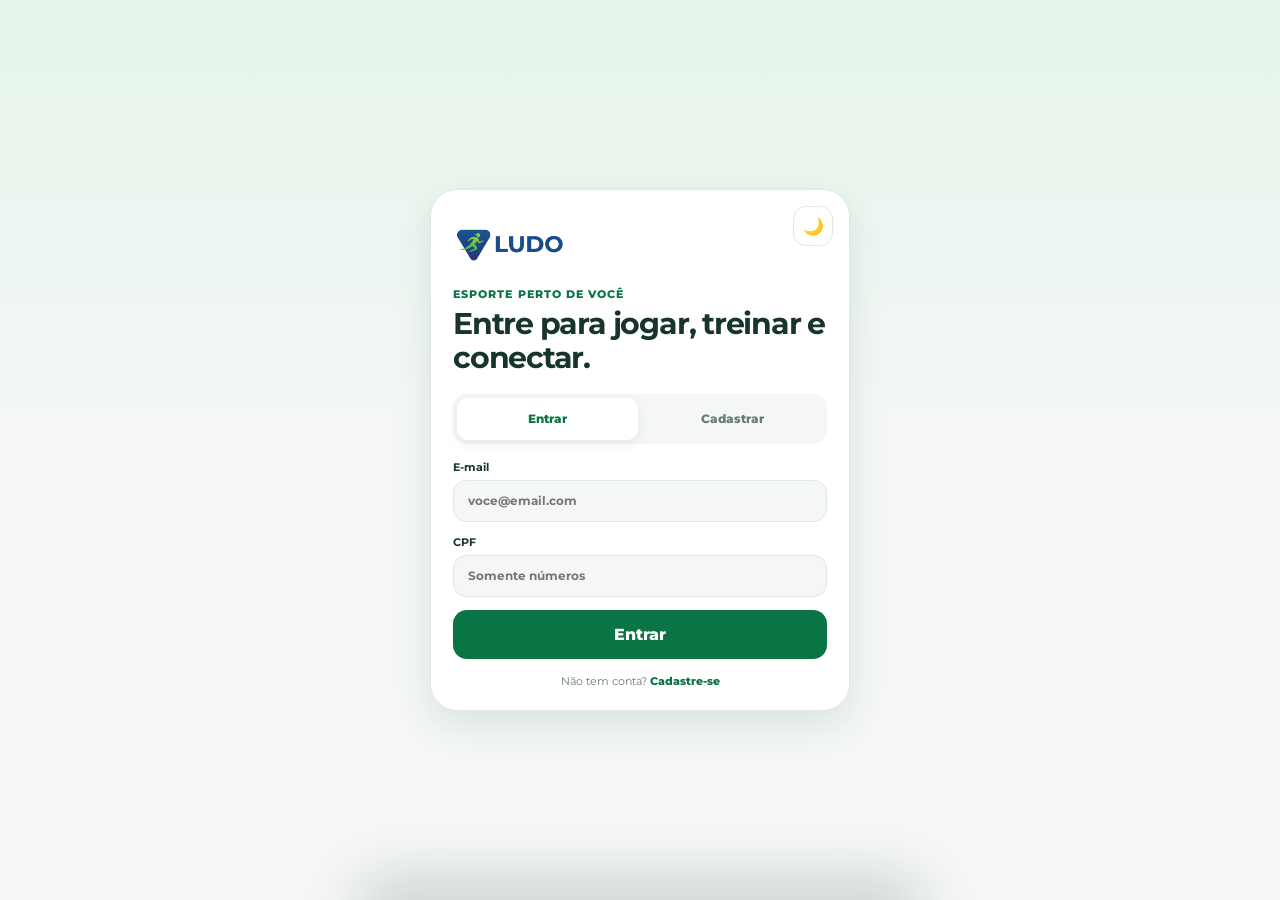
<file: ludo-app-mobile/index.html>
<!DOCTYPE html>
<html lang="pt-BR">
<head>
  <meta charset="UTF-8">
  <meta name="viewport" content="width=device-width, initial-scale=1, viewport-fit=cover">
  <meta name="theme-color" content="#0b7444" id="themeColorMeta">
  <link rel="shortcut icon" href="assets/logo.ico" type="image/x-icon">
  <title>Ludo — Esporte perto de você</title>
  <link rel="preconnect" href="https://fonts.googleapis.com">
  <link rel="preconnect" href="https://fonts.gstatic.com" crossorigin>
  <link href="https://fonts.googleapis.com/css2?family=Montserrat:wght@400;500;600;700;800;900&display=swap" rel="stylesheet">
  <link rel="stylesheet" href="css/mobile.css">
  <script src="js/theme.js"></script>
</head>
<body class="auth-locked">
  <svg class="icon-sprite" aria-hidden="true">
    <symbol id="i-home" viewBox="0 0 24 24"><path d="m3 10 9-7 9 7v10a1 1 0 0 1-1 1h-5v-7H9v7H4a1 1 0 0 1-1-1Z"/></symbol>
    <symbol id="i-compass" viewBox="0 0 24 24"><circle cx="12" cy="12" r="9"/><path d="m15.5 8.5-2 5-5 2 2-5Z"/></symbol>
    <symbol id="i-calendar" viewBox="0 0 24 24"><path d="M5 3v3M19 3v3M3 9h18M5 5h14a2 2 0 0 1 2 2v12a2 2 0 0 1-2 2H5a2 2 0 0 1-2-2V7a2 2 0 0 1 2-2Z"/><path d="M7 13h3M14 13h3M7 17h3"/></symbol>
    <symbol id="i-user" viewBox="0 0 24 24"><circle cx="12" cy="8" r="4"/><path d="M4 21a8 8 0 0 1 16 0"/></symbol>
    <symbol id="i-plus" viewBox="0 0 24 24"><path d="M12 5v14M5 12h14"/></symbol>
    <symbol id="i-location" viewBox="0 0 24 24"><path d="M20 10c0 5-8 11-8 11S4 15 4 10a8 8 0 1 1 16 0Z"/><circle cx="12" cy="10" r="2.5"/></symbol>
    <symbol id="i-bell" viewBox="0 0 24 24"><path d="M18 8a6 6 0 0 0-12 0c0 7-3 7-3 9h18c0-2-3-2-3-9ZM10 21h4"/></symbol>
    <symbol id="i-search" viewBox="0 0 24 24"><circle cx="11" cy="11" r="7"/><path d="m20 20-4-4"/></symbol>
    <symbol id="i-arrow" viewBox="0 0 24 24"><path d="M5 12h14M14 7l5 5-5 5"/></symbol>
    <symbol id="i-chevron" viewBox="0 0 24 24"><path d="m9 18 6-6-6-6"/></symbol>
    <symbol id="i-clock" viewBox="0 0 24 24"><circle cx="12" cy="12" r="9"/><path d="M12 7v5l3 2"/></symbol>
    <symbol id="i-users" viewBox="0 0 24 24"><path d="M16 21v-2a4 4 0 0 0-4-4H6a4 4 0 0 0-4 4v2"/><circle cx="9" cy="7" r="4"/><path d="M22 21v-2a4 4 0 0 0-3-3.87M16 3.13a4 4 0 0 1 0 7.75"/></symbol>
    <symbol id="i-heart" viewBox="0 0 24 24"><path d="M20.8 4.6a5.5 5.5 0 0 0-7.8 0L12 5.7l-1.1-1.1a5.5 5.5 0 0 0-7.8 7.8l1.1 1.1L12 21l7.8-7.5 1.1-1.1a5.5 5.5 0 0 0-.1-7.8Z"/></symbol>
    <symbol id="i-tune" viewBox="0 0 24 24"><path d="M4 7h10M18 7h2M4 17h2M10 17h10"/><circle cx="16" cy="7" r="2"/><circle cx="8" cy="17" r="2"/></symbol>
    <symbol id="i-map" viewBox="0 0 24 24"><path d="m3 6 6-3 6 3 6-3v15l-6 3-6-3-6 3Z"/><path d="M9 3v15M15 6v15"/></symbol>
    <symbol id="i-check" viewBox="0 0 24 24"><path d="m5 12 4 4L19 6"/></symbol>
    <symbol id="i-close" viewBox="0 0 24 24"><path d="m6 6 12 12M18 6 6 18"/></symbol>
    <symbol id="i-building" viewBox="0 0 24 24"><path d="M4 21V4h11v17M15 9h5v12M8 8h3M8 12h3M8 16h3M18 13v3"/></symbol>
    <symbol id="i-award" viewBox="0 0 24 24"><circle cx="12" cy="8" r="5"/><path d="m8.5 12-1 9 4.5-2 4.5 2-1-9"/></symbol>
    <symbol id="i-log-out" viewBox="0 0 24 24"><path d="M10 17l5-5-5-5M15 12H3M15 3h4a2 2 0 0 1 2 2v14a2 2 0 0 1-2 2h-4"/></symbol>
  </svg>

  <section class="auth-screen" id="authScreen" aria-labelledby="auth-title">
    <div class="auth-card">
      <button class="icon-button theme-toggle auth-theme" type="button" data-theme-toggle aria-label="Ativar modo escuro">🌙</button>
      <img class="auth-logo" src="assets/logos/nome-ludo-lateral-corte-menor.png" alt="Ludo">
      <p class="eyebrow">Esporte perto de você</p>
      <h1 id="auth-title">Entre para jogar, treinar e conectar.</h1>

      <div class="auth-tabs" role="tablist" aria-label="Acesso">
        <button type="button" role="tab" class="active" aria-selected="true" data-auth-tab="login">Entrar</button>
        <button type="button" role="tab" aria-selected="false" data-auth-tab="register">Cadastrar</button>
      </div>

      <div class="auth-message" id="authMessage" role="alert" hidden></div>

      <form class="publish-form auth-form active" data-auth-form="login" novalidate>
        <label class="field-label">E-mail
          <input type="email" name="email" placeholder="voce@email.com" autocomplete="email" required>
        </label>
        <label class="field-label">CPF
          <input type="text" name="cpf" inputmode="numeric" placeholder="Somente números" autocomplete="off" required>
        </label>
        <button class="form-submit" type="submit">Entrar</button>
        <p class="auth-help">Não tem conta? <button type="button" data-auth-tab="register">Cadastre-se</button></p>
      </form>

      <div class="auth-form" data-auth-form="register">
        <div id="registerRoles">
          <span class="sheet-kicker">Como você vai usar a Ludo?</span>
          <p class="sheet-description">Cada perfil tem um cadastro e recursos próprios.</p>
          <button class="role-card" type="button" data-register-role="praticante">
            <span class="role-icon"><svg><use href="#i-user"></use></svg></span>
            <span><strong>Praticante</strong><small>Encontre espaços, eventos e educadores físicos.</small></span>
            <svg><use href="#i-chevron"></use></svg>
          </button>
          <button class="role-card" type="button" data-register-role="proprietario">
            <span class="role-icon blue"><svg><use href="#i-building"></use></svg></span>
            <span><strong>Proprietário de espaço</strong><small>Cadastre espaços, horários e gerencie reservas.</small></span>
            <svg><use href="#i-chevron"></use></svg>
          </button>
          <button class="role-card" type="button" data-register-role="educador">
            <span class="role-icon"><svg><use href="#i-award"></use></svg></span>
            <span><strong>Educador físico</strong><small>Divulgue seu CREF, aulas e receba novos alunos.</small></span>
            <svg><use href="#i-chevron"></use></svg>
          </button>
        </div>
        <div id="registerFormHost" hidden></div>
        <p class="auth-help">Já tem conta? <button type="button" data-auth-tab="login">Entrar</button></p>
      </div>

      
    </div>
  </section>

  <div class="app-shell">
    <header class="app-topbar">
      <a href="../index.html" class="brand" aria-label="Voltar ao site Ludo">
        <img src="assets/logos/nome-ludo-lateral-corte-menor.png" alt="Ludo">
      </a>
      <button class="location-trigger" type="button" data-open-sheet="location">
        <span>Sua localização</span>
        <strong><svg><use href="#i-location"></use></svg> Fortaleza, CE</strong>
      </button>
      <button class="icon-button theme-toggle" id="themeBtn" type="button" data-theme-toggle aria-label="Ativar modo escuro">🌙</button>
      <button class="icon-button notification-button" type="button" aria-label="Notificações" data-toast="Você não tem novas notificações">
        <svg><use href="#i-bell"></use></svg><span></span>
      </button>
    </header>

    <main class="app-main">
      <section class="app-view active" data-view="home" aria-labelledby="home-title">
        <div class="home-intro">
          <p class="eyebrow" id="homeGreeting">Olá, Maria</p>
          <h1 id="home-title">Qual esporte vai mover você hoje?</h1>
          <label class="search-field">
            <svg><use href="#i-search"></use></svg>
            <input type="search" id="homeSearch" placeholder="Busque esporte, local ou evento" autocomplete="off">
          </label>
        </div>

        <article class="hero-card">
          <img src="assets/images/futebol-comunidade.jpg" alt="Pessoas jogando bola na praia">
          <div class="hero-overlay"></div>
          <div class="hero-copy">
            <span class="hero-tag">Perto de você</span>
            <h2>Seu próximo jogo começa aqui.</h2>
            <p>Encontre espaços, turmas e pessoas para praticar.</p>
            <button class="light-button" type="button" data-nav-target="explore">
              Explorar agora <svg><use href="#i-arrow"></use></svg>
            </button>
          </div>
        </article>

        <div class="section-heading">
          <div><span class="overline">Descobrir</span><h2>Modalidades</h2></div>
          <button type="button" data-nav-target="explore">Ver todas</button>
        </div>
        <div class="sport-scroller" aria-label="Modalidades">
          <button class="sport-pill active" type="button" data-sport="Todos"><span class="sport-mark">T</span>Todos</button>
          <button class="sport-pill" type="button" data-sport="Futebol"><span class="sport-mark">F</span>Futebol</button>
          <button class="sport-pill" type="button" data-sport="Vôlei"><span class="sport-mark">V</span>Vôlei</button>
          <button class="sport-pill" type="button" data-sport="Corrida"><span class="sport-mark">C</span>Corrida</button>
          <button class="sport-pill" type="button" data-sport="Basquete"><span class="sport-mark">B</span>Basquete</button>
        </div>

        <div class="section-heading">
          <div><span class="overline">Agenda local</span><h2>Eventos em destaque</h2></div>
          <button type="button" data-nav-target="explore">Ver mapa</button>
        </div>
        <div class="event-scroller" id="homeEvents"></div>

        <section class="professional-banner">
          <div class="professional-icon"><svg><use href="#i-award"></use></svg></div>
          <div>
            <span class="overline">Orientação segura</span>
            <h2>Encontre um profissional</h2>
            <p>Educadores avaliados por modalidade e região.</p>
          </div>
          <button type="button" data-open-sheet="professional" aria-label="Ver profissionais"><svg><use href="#i-chevron"></use></svg></button>
        </section>
      </section>

      <section class="app-view" data-view="explore" aria-labelledby="explore-title">
        <div class="view-header">
          <div><span class="overline">Fortaleza, CE</span><h1 id="explore-title">Explore perto de você</h1></div>
          <button class="icon-button" type="button" data-open-sheet="filters" aria-label="Abrir filtros"><svg><use href="#i-tune"></use></svg></button>
        </div>
        <label class="search-field compact">
          <svg><use href="#i-search"></use></svg>
          <input type="search" id="exploreSearch" placeholder="Modalidade, bairro ou espaço">
        </label>
        <div class="filter-scroller">
          <button class="filter-chip active" type="button" data-filter="Todos">Todos</button>
          <button class="filter-chip" type="button" data-filter="Evento">Eventos</button>
          <button class="filter-chip" type="button" data-filter="Espaço">Espaços</button>
          <button class="filter-chip" type="button" data-filter="Profissional">Profissionais</button>
        </div>
        <div class="map-preview" aria-label="Mapa ilustrativo de locais próximos">
          <div class="map-road road-one"></div><div class="map-road road-two"></div><div class="map-road road-three"></div>
          <div class="map-water"></div>
          <button class="map-pin pin-one active" type="button" data-event-id="1"><span>F</span></button>
          <button class="map-pin pin-two" type="button" data-event-id="2"><span>V</span></button>
          <button class="map-pin pin-three" type="button" data-event-id="3"><span>C</span></button>
          <button class="map-expand" type="button" data-toast="Mapa ampliado no protótipo"><svg><use href="#i-map"></use></svg> Ampliar mapa</button>
        </div>
        <div class="results-summary"><strong id="resultCount">6 resultados</strong><span>até 8 km de você</span></div>
        <div class="result-list" id="exploreResults"></div>
      </section>

      <section class="app-view" data-view="agenda" aria-labelledby="agenda-title">
        <div class="view-header">
          <div><span class="overline">Seus planos</span><h1 id="agenda-title">Agenda</h1></div>
          <button class="icon-button" type="button" data-toast="Calendário sincronizado" aria-label="Sincronizar calendário"><svg><use href="#i-calendar"></use></svg></button>
        </div>
        <div class="date-strip">
          <button type="button"><span>TER</span><strong>17</strong></button>
          <button class="active" type="button"><span>QUA</span><strong>18</strong></button>
          <button type="button"><span>QUI</span><strong>19</strong></button>
          <button type="button"><span>SEX</span><strong>20</strong></button>
          <button type="button"><span>SÁB</span><strong>21</strong></button>
        </div>
        <section class="agenda-card">
          <div class="agenda-time"><strong>18:30</strong><span>20:00</span></div>
          <div class="agenda-line"></div>
          <div class="agenda-content">
            <span class="status confirmed">Presença confirmada</span>
            <h2>Futebol na Areninha</h2>
            <p><svg><use href="#i-location"></use></svg> Areninha Campo do América</p>
            <div class="attendees"><span>MA</span><span>JL</span><span>RC</span><strong>+9 pessoas</strong></div>
            <button class="secondary-button" type="button" data-event-id="1">Ver detalhes</button>
          </div>
        </section>
        <section class="empty-agenda" id="reservationCard">
          <div><svg><use href="#i-calendar"></use></svg></div>
          <h2>Planeje sua próxima atividade</h2>
          <p>Reserve um espaço ou confirme presença em um evento perto de você.</p>
          <button class="primary-button" type="button" data-nav-target="explore">Encontrar atividade</button>
        </section>
      </section>

      <section class="app-view" data-view="profile" aria-labelledby="profile-title">
        <div class="profile-hero">
          <div class="profile-avatar" id="profileAvatar">MS</div>
          <div><span class="overline" id="profileRole">Perfil praticante</span><h1 id="profile-title">Maria Santos</h1><p>Fortaleza, CE</p></div>
          <button class="text-button" type="button" data-toast="Edição de perfil disponível no protótipo">Editar</button>
        </div>
        <div class="profile-stats" id="profileStats">
          <div><strong>8</strong><span>eventos</span></div>
          <div><strong>3</strong><span>modalidades</span></div>
          <div><strong>12</strong><span>conexões</span></div>
        </div>
        <section class="role-panel" id="profileDetails"></section>
        <div class="settings-list">
          <button type="button" data-toast="Preferências de notificação abertas"><svg><use href="#i-bell"></use></svg><span>Notificações</span><svg><use href="#i-chevron"></use></svg></button>
          <button type="button" data-toast="Seus favoritos estão disponíveis"><svg><use href="#i-heart"></use></svg><span>Favoritos</span><svg><use href="#i-chevron"></use></svg></button>
          <a href="../index.html"><svg><use href="#i-log-out"></use></svg><span>Voltar ao site web</span><svg><use href="#i-chevron"></use></svg></a>
          <button type="button" data-theme-toggle><span class="theme-emoji" data-theme-emoji>🌙</span><span data-theme-text>Modo escuro</span><svg><use href="#i-chevron"></use></svg></button>
          <button type="button" data-logout><svg><use href="#i-log-out"></use></svg><span>Sair da conta</span><svg><use href="#i-chevron"></use></svg></button>
        </div>
      </section>
      <section class="app-view" data-view="owner-home"></section>
      <section class="app-view" data-view="owner-spaces"></section>
      <section class="app-view" data-view="owner-bookings"></section>
      <section class="app-view" data-view="pro-home"></section>
      <section class="app-view" data-view="pro-students"></section>
      <section class="app-view" data-view="pro-classes"></section>
    </main>

    <nav class="bottom-nav" id="bottomNav" aria-label="Navegação principal"></nav>
  </div>

  <div class="sheet-backdrop" id="sheetBackdrop"></div>
  <aside class="bottom-sheet" id="detailSheet" aria-hidden="true" aria-labelledby="detailTitle">
    <button class="sheet-close" type="button" data-close-sheet aria-label="Fechar"><svg><use href="#i-close"></use></svg></button>
    <div id="sheetContent"></div>
  </aside>

  <div class="toast" id="toast" role="status" aria-live="polite"><svg><use href="#i-check"></use></svg><span></span></div>
  <script src="js/mobile.js"></script>
</body>
</html>
</file>
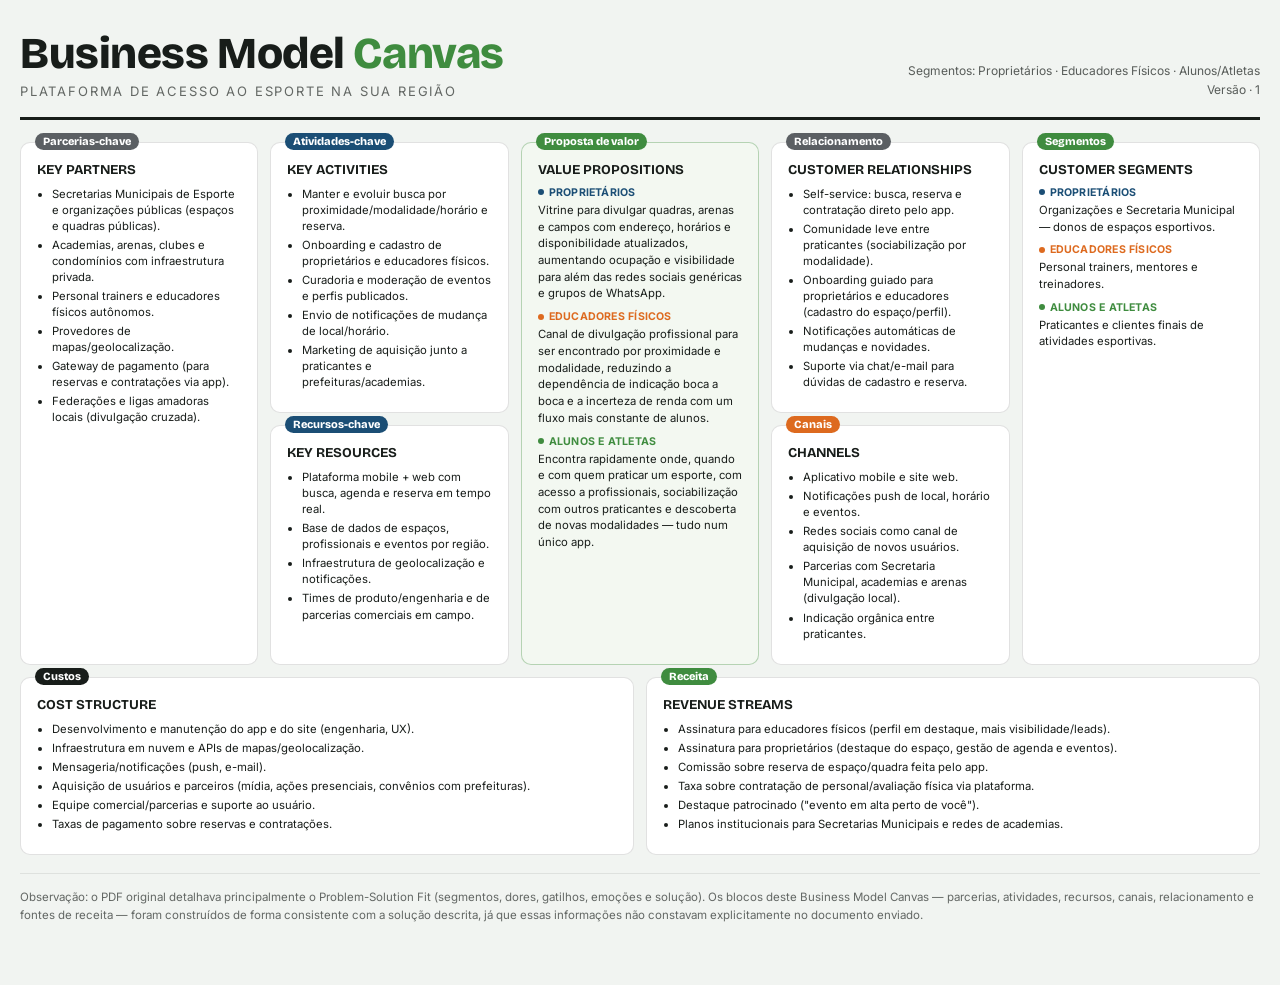
<file: PDS-20260829T211918Z-1-001/PDS/Business_Model_Canvas_Esportes.html>
<!DOCTYPE html>
<html lang="pt-BR">
<head>
<meta charset="UTF-8">
<title>Business Model Canvas — Plataforma de Esportes</title>
<link rel="preconnect" href="https://fonts.googleapis.com">
<link href="https://fonts.googleapis.com/css2?family=Bricolage+Grotesque:opsz,wght@12..96,400..800&family=Inter:wght@400;500;600;700&display=swap" rel="stylesheet">
<style>
  :root{
    --bg:#F1F4F1;
    --ink:#181D1A;
    --court:#1B4E75;
    --whistle:#DD6A1F;
    --turf:#3F8C3F;
    --paper:#FFFFFF;
    --line: rgba(24,29,26,0.13);
  }
  *{box-sizing:border-box;}
  body{margin:0;background:var(--bg);font-family:'Inter',sans-serif;color:var(--ink);padding:32px 20px 60px;}
  .wrap{max-width:1500px;margin:0 auto;}
  .masthead{display:flex;justify-content:space-between;align-items:flex-end;border-bottom:3px solid var(--ink);padding-bottom:18px;margin-bottom:22px;flex-wrap:wrap;gap:12px;}
  h1{font-family:'Bricolage Grotesque',sans-serif;font-weight:800;font-size:clamp(28px,4vw,44px);margin:0;letter-spacing:-0.01em;line-height:1.02;}
  h1 span{color:var(--turf);}
  .sub{font-size:13px;text-transform:uppercase;letter-spacing:0.14em;opacity:0.65;margin-top:6px;}
  .meta{font-size:12px;text-align:right;line-height:1.6;opacity:0.7;}
  .bmc{display:grid;grid-template-columns:repeat(10,1fr);grid-template-rows:auto auto;gap:12px;}
  .cell{background:var(--paper);border:1px solid var(--line);border-radius:10px;padding:14px 16px 16px;position:relative;}
  .num{position:absolute;top:-10px;left:14px;font-family:'Bricolage Grotesque',sans-serif;font-weight:800;font-size:11px;color:#fff;padding:2px 8px;border-radius:20px;}
  .cell h2{font-family:'Bricolage Grotesque',sans-serif;font-size:13.5px;font-weight:700;margin:4px 0 8px;text-transform:uppercase;}
  .cell ul{margin:0 0 6px;padding-left:15px;font-size:11.3px;line-height:1.42;}
  .cell ul li{margin-bottom:3px;}
  .cell p.body{font-size:11.3px;line-height:1.48;margin:0 0 8px;}
  .persona-h{font-weight:700;font-size:10.6px;text-transform:uppercase;letter-spacing:0.02em;margin:8px 0 3px;display:flex;align-items:center;gap:5px;}
  .persona-h:first-of-type{margin-top:0;}
  .dot{width:6px;height:6px;border-radius:50%;flex:none;}
  .c-prop{color:var(--court);} .c-prop .dot{background:var(--court);}
  .c-edu{color:var(--whistle);} .c-edu .dot{background:var(--whistle);}
  .c-atl{color:var(--turf);} .c-atl .dot{background:var(--turf);}

  .key-partners  { grid-column: 1 / 3;  grid-row: 1 / 3; }
  .key-activities{ grid-column: 3 / 5;  grid-row: 1 / 2; }
  .key-resources { grid-column: 3 / 5;  grid-row: 2 / 3; }
  .value-prop    { grid-column: 5 / 7;  grid-row: 1 / 3; background:#F3F8F1; border-color: rgba(63,140,63,0.35);}
  .cust-rel      { grid-column: 7 / 9;  grid-row: 1 / 2; }
  .channels      { grid-column: 7 / 9;  grid-row: 2 / 3; }
  .cust-seg      { grid-column: 9 / 11; grid-row: 1 / 3; }
  .cost          { grid-column: 1 / 6;  grid-row: 3 / 4; }
  .revenue       { grid-column: 6 / 11; grid-row: 3 / 4; }

  .caveat{margin-top:18px;font-size:11.5px;line-height:1.6;opacity:0.65;border-top:1px solid var(--line);padding-top:14px;}

  @media (max-width: 980px){
    .bmc{grid-template-columns: 1fr 1fr;}
    .key-partners,.key-activities,.key-resources,.value-prop,.cust-rel,.channels,.cust-seg,.cost,.revenue{
      grid-column: 1 / -1 !important; grid-row: auto !important;
    }
  }
</style>
</head>
<body>
<div class="wrap">

  <div class="masthead">
    <div>
      <h1>Business Model <span>Canvas</span></h1>
      <div class="sub">Plataforma de acesso ao esporte na sua região</div>
    </div>
    <div class="meta">Segmentos: Proprietários · Educadores Físicos · Alunos/Atletas<br>Versão · 1</div>
  </div>

  <div class="bmc">

    <div class="cell key-partners">
      <div class="num" style="background:#5B5F63">Parcerias-chave</div>
      <h2>Key Partners</h2>
      <ul>
        <li>Secretarias Municipais de Esporte e organizações públicas (espaços e quadras públicas).</li>
        <li>Academias, arenas, clubes e condomínios com infraestrutura privada.</li>
        <li>Personal trainers e educadores físicos autônomos.</li>
        <li>Provedores de mapas/geolocalização.</li>
        <li>Gateway de pagamento (para reservas e contratações via app).</li>
        <li>Federações e ligas amadoras locais (divulgação cruzada).</li>
      </ul>
    </div>

    <div class="cell key-activities">
      <div class="num" style="background:var(--court)">Atividades-chave</div>
      <h2>Key Activities</h2>
      <ul>
        <li>Manter e evoluir busca por proximidade/modalidade/horário e reserva.</li>
        <li>Onboarding e cadastro de proprietários e educadores físicos.</li>
        <li>Curadoria e moderação de eventos e perfis publicados.</li>
        <li>Envio de notificações de mudança de local/horário.</li>
        <li>Marketing de aquisição junto a praticantes e prefeituras/academias.</li>
      </ul>
    </div>

    <div class="cell key-resources">
      <div class="num" style="background:var(--court)">Recursos-chave</div>
      <h2>Key Resources</h2>
      <ul>
        <li>Plataforma mobile + web com busca, agenda e reserva em tempo real.</li>
        <li>Base de dados de espaços, profissionais e eventos por região.</li>
        <li>Infraestrutura de geolocalização e notificações.</li>
        <li>Times de produto/engenharia e de parcerias comerciais em campo.</li>
      </ul>
    </div>

    <div class="cell value-prop">
      <div class="num" style="background:var(--turf)">Proposta de valor</div>
      <h2>Value Propositions</h2>
      <div class="persona-h c-prop"><span class="dot"></span>Proprietários</div>
      <p class="body">Vitrine para divulgar quadras, arenas e campos com endereço, horários e disponibilidade atualizados, aumentando ocupação e visibilidade para além das redes sociais genéricas e grupos de WhatsApp.</p>
      <div class="persona-h c-edu"><span class="dot"></span>Educadores Físicos</div>
      <p class="body">Canal de divulgação profissional para ser encontrado por proximidade e modalidade, reduzindo a dependência de indicação boca a boca e a incerteza de renda com um fluxo mais constante de alunos.</p>
      <div class="persona-h c-atl"><span class="dot"></span>Alunos e Atletas</div>
      <p class="body">Encontra rapidamente onde, quando e com quem praticar um esporte, com acesso a profissionais, sociabilização com outros praticantes e descoberta de novas modalidades — tudo num único app.</p>
    </div>

    <div class="cell cust-rel">
      <div class="num" style="background:#5B5F63">Relacionamento</div>
      <h2>Customer Relationships</h2>
      <ul>
        <li>Self-service: busca, reserva e contratação direto pelo app.</li>
        <li>Comunidade leve entre praticantes (sociabilização por modalidade).</li>
        <li>Onboarding guiado para proprietários e educadores (cadastro do espaço/perfil).</li>
        <li>Notificações automáticas de mudanças e novidades.</li>
        <li>Suporte via chat/e-mail para dúvidas de cadastro e reserva.</li>
      </ul>
    </div>

    <div class="cell channels">
      <div class="num" style="background:var(--whistle)">Canais</div>
      <h2>Channels</h2>
      <ul>
        <li>Aplicativo mobile e site web.</li>
        <li>Notificações push de local, horário e eventos.</li>
        <li>Redes sociais como canal de aquisição de novos usuários.</li>
        <li>Parcerias com Secretaria Municipal, academias e arenas (divulgação local).</li>
        <li>Indicação orgânica entre praticantes.</li>
      </ul>
    </div>

    <div class="cell cust-seg">
      <div class="num" style="background:var(--turf)">Segmentos</div>
      <h2>Customer Segments</h2>
      <div class="persona-h c-prop"><span class="dot"></span>Proprietários</div>
      <p class="body">Organizações e Secretaria Municipal — donos de espaços esportivos.</p>
      <div class="persona-h c-edu"><span class="dot"></span>Educadores Físicos</div>
      <p class="body">Personal trainers, mentores e treinadores.</p>
      <div class="persona-h c-atl"><span class="dot"></span>Alunos e Atletas</div>
      <p class="body">Praticantes e clientes finais de atividades esportivas.</p>
    </div>

    <div class="cell cost">
      <div class="num" style="background:var(--ink)">Custos</div>
      <h2>Cost Structure</h2>
      <ul>
        <li>Desenvolvimento e manutenção do app e do site (engenharia, UX).</li>
        <li>Infraestrutura em nuvem e APIs de mapas/geolocalização.</li>
        <li>Mensageria/notificações (push, e-mail).</li>
        <li>Aquisição de usuários e parceiros (mídia, ações presenciais, convênios com prefeituras).</li>
        <li>Equipe comercial/parcerias e suporte ao usuário.</li>
        <li>Taxas de pagamento sobre reservas e contratações.</li>
      </ul>
    </div>

    <div class="cell revenue">
      <div class="num" style="background:var(--turf)">Receita</div>
      <h2>Revenue Streams</h2>
      <ul>
        <li>Assinatura para educadores físicos (perfil em destaque, mais visibilidade/leads).</li>
        <li>Assinatura para proprietários (destaque do espaço, gestão de agenda e eventos).</li>
        <li>Comissão sobre reserva de espaço/quadra feita pelo app.</li>
        <li>Taxa sobre contratação de personal/avaliação física via plataforma.</li>
        <li>Destaque patrocinado ("evento em alta perto de você").</li>
        <li>Planos institucionais para Secretarias Municipais e redes de academias.</li>
      </ul>
    </div>

  </div>

  <div class="caveat">
    Observação: o PDF original detalhava principalmente o Problem-Solution Fit (segmentos, dores, gatilhos, emoções e solução). Os blocos deste Business Model Canvas — parcerias, atividades, recursos, canais, relacionamento e fontes de receita — foram construídos de forma consistente com a solução descrita, já que essas informações não constavam explicitamente no documento enviado.
  </div>

</div>
</body>
</html>
</file>
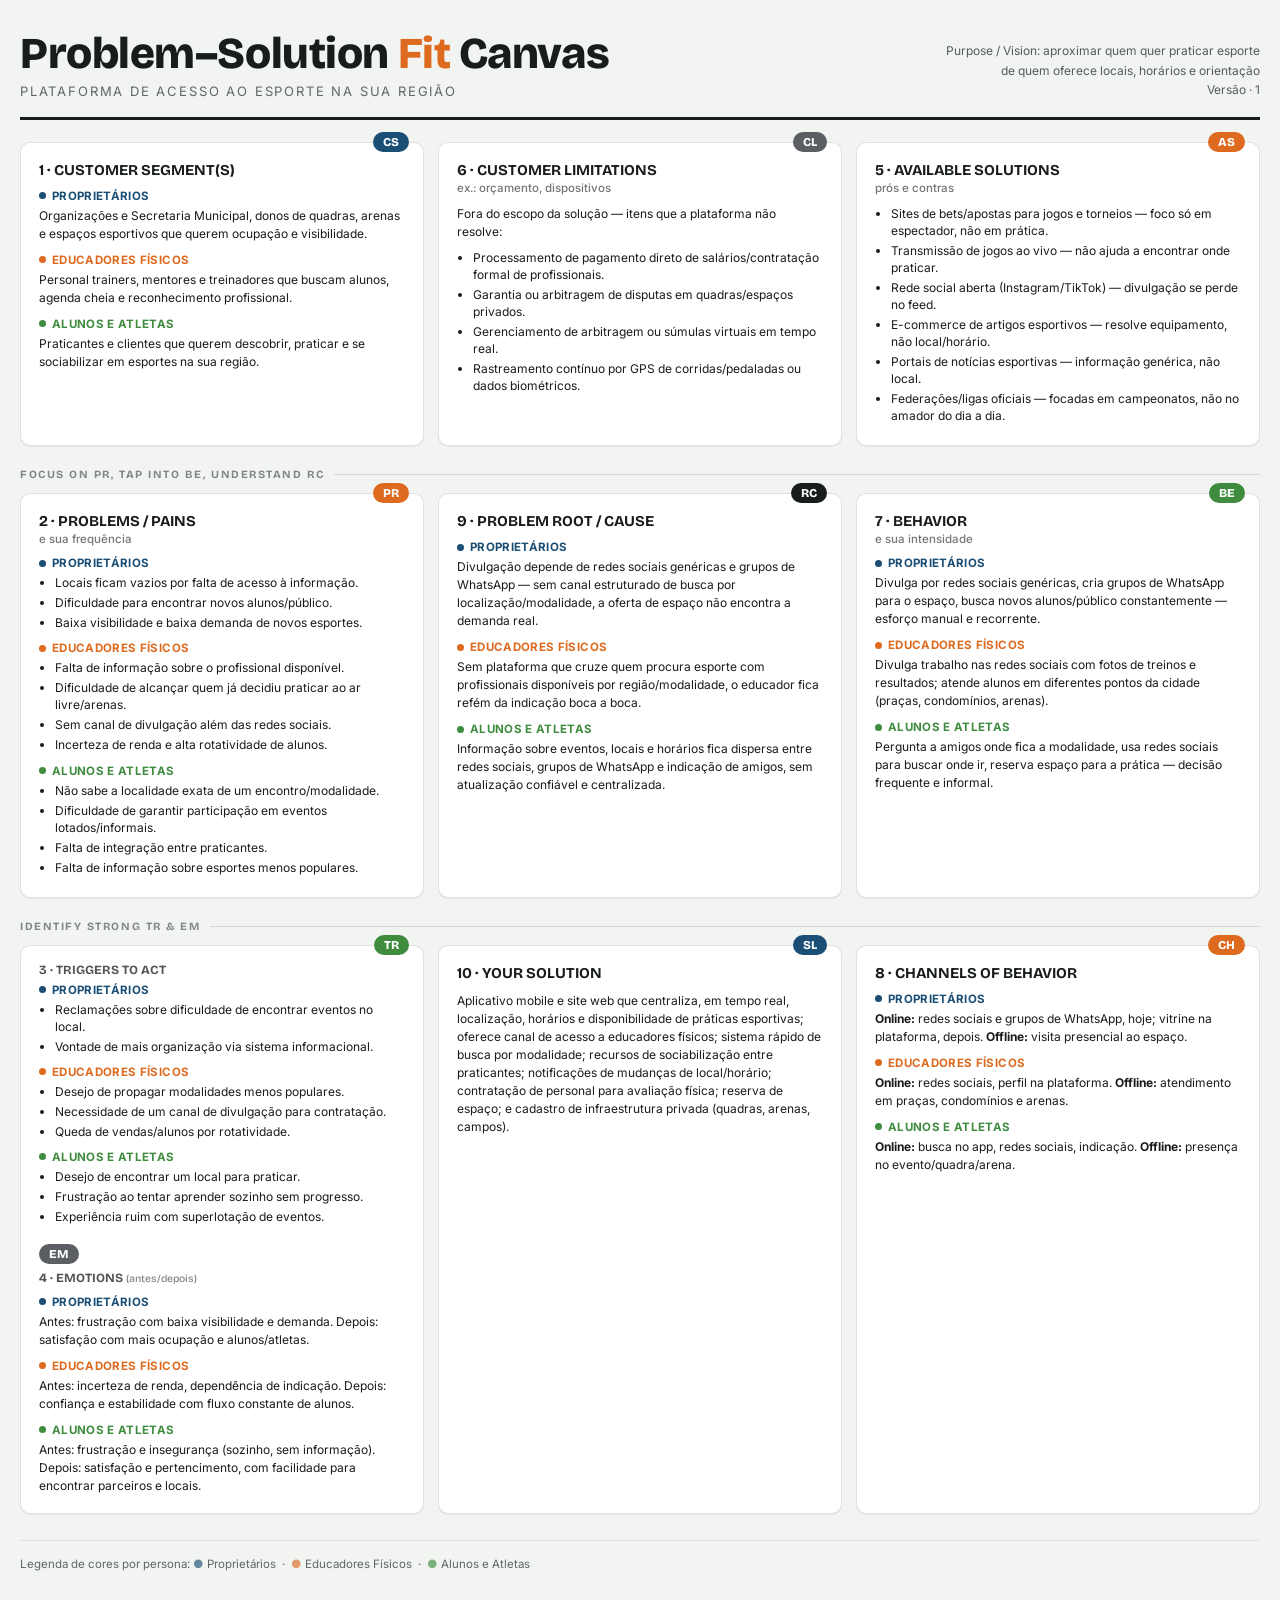
<file: PDS-20260829T211918Z-1-001/PDS/Problem_Solution_Fit_Canvas_Esportes.html>
<!DOCTYPE html>
<html lang="pt-BR">
<head>
<meta charset="UTF-8">
<title>Problem-Solution Fit Canvas — Plataforma de Esportes</title>
<link rel="preconnect" href="https://fonts.googleapis.com">
<link href="https://fonts.googleapis.com/css2?family=Bricolage+Grotesque:opsz,wght@12..96,400..800&family=Inter:wght@400;500;600;700&display=swap" rel="stylesheet">
<style>
  :root{
    --bg:#F1F4F1;
    --ink:#181D1A;
    --court:#1B4E75;
    --whistle:#DD6A1F;
    --turf:#3F8C3F;
    --paper:#FFFFFF;
    --line: rgba(24,29,26,0.13);
  }
  *{box-sizing:border-box;}
  body{margin:0;background:var(--bg);font-family:'Inter',sans-serif;color:var(--ink);padding:32px 20px 60px;}
  .wrap{max-width:1400px;margin:0 auto;}
  .masthead{display:flex;justify-content:space-between;align-items:flex-end;border-bottom:3px solid var(--ink);padding-bottom:18px;margin-bottom:22px;flex-wrap:wrap;gap:12px;}
  h1{font-family:'Bricolage Grotesque',sans-serif;font-weight:800;font-size:clamp(28px,4vw,44px);margin:0;letter-spacing:-0.01em;line-height:1.02;}
  h1 span{color:var(--whistle);}
  .sub{font-size:13px;text-transform:uppercase;letter-spacing:0.14em;opacity:0.65;margin-top:6px;}
  .meta{font-size:12px;text-align:right;line-height:1.6;opacity:0.7;}
  .grid{display:grid;grid-template-columns:1fr 1fr 1fr;gap:14px;}
  .cell{background:var(--paper);border:1px solid var(--line);border-radius:10px;padding:16px 18px 18px;position:relative;box-shadow:0 1px 0 rgba(24,29,26,0.05);}
  .tag{position:absolute;top:-11px;right:14px;font-family:'Bricolage Grotesque',sans-serif;font-weight:800;font-size:12px;color:#fff;padding:3px 10px;border-radius:20px;}
  .cell h2{font-family:'Bricolage Grotesque',sans-serif;font-size:15px;font-weight:700;margin:2px 0 10px;text-transform:uppercase;}
  .cell h2 small{display:block;font-family:'Inter',sans-serif;font-weight:500;text-transform:none;font-size:11.5px;opacity:0.6;margin-top:2px;}
  .persona{font-weight:700;font-size:11.5px;text-transform:uppercase;letter-spacing:0.03em;margin-top:10px;margin-bottom:4px;display:flex;align-items:center;gap:6px;}
  .persona:first-of-type{margin-top:0;}
  .dot{width:7px;height:7px;border-radius:50%;flex:none;}
  .cell ul{margin:0 0 2px;padding-left:16px;font-size:12px;line-height:1.42;}
  .cell ul li{margin-bottom:3px;}
  .cell p.body{font-size:12px;line-height:1.5;margin:0;}
  .c-prop{color:var(--court);} .c-prop .dot{background:var(--court);}
  .c-edu{color:var(--whistle);} .c-edu .dot{background:var(--whistle);}
  .c-atl{color:var(--turf);} .c-atl .dot{background:var(--turf);}
  .row-label{grid-column:1/-1;display:flex;align-items:center;gap:10px;margin:8px 0 -2px;}
  .row-label .line{flex:1;height:1px;background:var(--line);}
  .row-label span{font-family:'Bricolage Grotesque',sans-serif;font-size:11px;font-weight:700;text-transform:uppercase;letter-spacing:0.14em;opacity:0.5;white-space:nowrap;}
  .em-tr-split{display:flex;flex-direction:column;gap:14px;}
  .em-tr-split .sub-block h3{font-family:'Bricolage Grotesque',sans-serif;font-size:12.5px;font-weight:700;margin:0 0 6px;text-transform:uppercase;opacity:0.75;}
  .footer-note{margin-top:26px;font-size:11.5px;line-height:1.6;opacity:0.65;border-top:1px solid var(--line);padding-top:14px;}
  @media (max-width:900px){.grid{grid-template-columns:1fr;}}
</style>
</head>
<body>
<div class="wrap">

  <div class="masthead">
    <div>
      <h1>Problem–Solution <span>Fit</span> Canvas</h1>
      <div class="sub">Plataforma de acesso ao esporte na sua região</div>
    </div>
    <div class="meta">Purpose / Vision: aproximar quem quer praticar esporte<br>de quem oferece locais, horários e orientação<br>Versão · 1</div>
  </div>

  <div class="grid">

    <!-- ROW 1 -->
    <div class="cell">
      <div class="tag" style="background:var(--court)">CS</div>
      <h2>1 · Customer Segment(s)</h2>
      <div class="persona c-prop"><span class="dot"></span>Proprietários</div>
      <p class="body">Organizações e Secretaria Municipal, donos de quadras, arenas e espaços esportivos que querem ocupação e visibilidade.</p>
      <div class="persona c-edu"><span class="dot"></span>Educadores Físicos</div>
      <p class="body">Personal trainers, mentores e treinadores que buscam alunos, agenda cheia e reconhecimento profissional.</p>
      <div class="persona c-atl"><span class="dot"></span>Alunos e Atletas</div>
      <p class="body">Praticantes e clientes que querem descobrir, praticar e se sociabilizar em esportes na sua região.</p>
    </div>

    <div class="cell">
      <div class="tag" style="background:#5B5F63">CL</div>
      <h2>6 · Customer Limitations<small>ex.: orçamento, dispositivos</small></h2>
      <p class="body" style="margin-bottom:8px;">Fora do escopo da solução — itens que a plataforma não resolve:</p>
      <ul>
        <li>Processamento de pagamento direto de salários/contratação formal de profissionais.</li>
        <li>Garantia ou arbitragem de disputas em quadras/espaços privados.</li>
        <li>Gerenciamento de arbitragem ou súmulas virtuais em tempo real.</li>
        <li>Rastreamento contínuo por GPS de corridas/pedaladas ou dados biométricos.</li>
      </ul>
    </div>

    <div class="cell">
      <div class="tag" style="background:var(--whistle)">AS</div>
      <h2>5 · Available Solutions<small>prós e contras</small></h2>
      <ul>
        <li>Sites de bets/apostas para jogos e torneios — foco só em espectador, não em prática.</li>
        <li>Transmissão de jogos ao vivo — não ajuda a encontrar onde praticar.</li>
        <li>Rede social aberta (Instagram/TikTok) — divulgação se perde no feed.</li>
        <li>E-commerce de artigos esportivos — resolve equipamento, não local/horário.</li>
        <li>Portais de notícias esportivas — informação genérica, não local.</li>
        <li>Federações/ligas oficiais — focadas em campeonatos, não no amador do dia a dia.</li>
      </ul>
    </div>

    <div class="row-label"><span>Focus on PR, tap into BE, understand RC</span><div class="line"></div></div>

    <!-- ROW 2 -->
    <div class="cell">
      <div class="tag" style="background:var(--whistle)">PR</div>
      <h2>2 · Problems / Pains<small>e sua frequência</small></h2>
      <div class="persona c-prop"><span class="dot"></span>Proprietários</div>
      <ul>
        <li>Locais ficam vazios por falta de acesso à informação.</li>
        <li>Dificuldade para encontrar novos alunos/público.</li>
        <li>Baixa visibilidade e baixa demanda de novos esportes.</li>
      </ul>
      <div class="persona c-edu"><span class="dot"></span>Educadores Físicos</div>
      <ul>
        <li>Falta de informação sobre o profissional disponível.</li>
        <li>Dificuldade de alcançar quem já decidiu praticar ao ar livre/arenas.</li>
        <li>Sem canal de divulgação além das redes sociais.</li>
        <li>Incerteza de renda e alta rotatividade de alunos.</li>
      </ul>
      <div class="persona c-atl"><span class="dot"></span>Alunos e Atletas</div>
      <ul>
        <li>Não sabe a localidade exata de um encontro/modalidade.</li>
        <li>Dificuldade de garantir participação em eventos lotados/informais.</li>
        <li>Falta de integração entre praticantes.</li>
        <li>Falta de informação sobre esportes menos populares.</li>
      </ul>
    </div>

    <div class="cell">
      <div class="tag" style="background:var(--ink)">RC</div>
      <h2>9 · Problem Root / Cause</h2>
      <div class="persona c-prop"><span class="dot"></span>Proprietários</div>
      <p class="body">Divulgação depende de redes sociais genéricas e grupos de WhatsApp — sem canal estruturado de busca por localização/modalidade, a oferta de espaço não encontra a demanda real.</p>
      <div class="persona c-edu"><span class="dot"></span>Educadores Físicos</div>
      <p class="body">Sem plataforma que cruze quem procura esporte com profissionais disponíveis por região/modalidade, o educador fica refém da indicação boca a boca.</p>
      <div class="persona c-atl"><span class="dot"></span>Alunos e Atletas</div>
      <p class="body">Informação sobre eventos, locais e horários fica dispersa entre redes sociais, grupos de WhatsApp e indicação de amigos, sem atualização confiável e centralizada.</p>
    </div>

    <div class="cell">
      <div class="tag" style="background:var(--turf)">BE</div>
      <h2>7 · Behavior<small>e sua intensidade</small></h2>
      <div class="persona c-prop"><span class="dot"></span>Proprietários</div>
      <p class="body">Divulga por redes sociais genéricas, cria grupos de WhatsApp para o espaço, busca novos alunos/público constantemente — esforço manual e recorrente.</p>
      <div class="persona c-edu"><span class="dot"></span>Educadores Físicos</div>
      <p class="body">Divulga trabalho nas redes sociais com fotos de treinos e resultados; atende alunos em diferentes pontos da cidade (praças, condomínios, arenas).</p>
      <div class="persona c-atl"><span class="dot"></span>Alunos e Atletas</div>
      <p class="body">Pergunta a amigos onde fica a modalidade, usa redes sociais para buscar onde ir, reserva espaço para a prática — decisão frequente e informal.</p>
    </div>

    <div class="row-label"><span>Identify strong TR &amp; EM</span><div class="line"></div></div>

    <!-- ROW 3 -->
    <div class="cell em-tr-split">
      <div class="tag" style="background:var(--turf)">TR</div>
      <div class="sub-block">
        <h3>3 · Triggers to Act</h3>
        <div class="persona c-prop"><span class="dot"></span>Proprietários</div>
        <ul>
          <li>Reclamações sobre dificuldade de encontrar eventos no local.</li>
          <li>Vontade de mais organização via sistema informacional.</li>
        </ul>
        <div class="persona c-edu"><span class="dot"></span>Educadores Físicos</div>
        <ul>
          <li>Desejo de propagar modalidades menos populares.</li>
          <li>Necessidade de um canal de divulgação para contratação.</li>
          <li>Queda de vendas/alunos por rotatividade.</li>
        </ul>
        <div class="persona c-atl"><span class="dot"></span>Alunos e Atletas</div>
        <ul>
          <li>Desejo de encontrar um local para praticar.</li>
          <li>Frustração ao tentar aprender sozinho sem progresso.</li>
          <li>Experiência ruim com superlotação de eventos.</li>
        </ul>
      </div>
      <div class="sub-block">
        <div class="tag" style="background:#5B5F63;position:static;display:inline-block;margin-bottom:6px;">EM</div>
        <h3 style="margin-top:0;">4 · Emotions <small style="text-transform:none;font-weight:500;opacity:.7">(antes/depois)</small></h3>
        <div class="persona c-prop"><span class="dot"></span>Proprietários</div>
        <p class="body">Antes: frustração com baixa visibilidade e demanda. Depois: satisfação com mais ocupação e alunos/atletas.</p>
        <div class="persona c-edu"><span class="dot"></span>Educadores Físicos</div>
        <p class="body">Antes: incerteza de renda, dependência de indicação. Depois: confiança e estabilidade com fluxo constante de alunos.</p>
        <div class="persona c-atl"><span class="dot"></span>Alunos e Atletas</div>
        <p class="body">Antes: frustração e insegurança (sozinho, sem informação). Depois: satisfação e pertencimento, com facilidade para encontrar parceiros e locais.</p>
      </div>
    </div>

    <div class="cell">
      <div class="tag" style="background:var(--court)">SL</div>
      <h2>10 · Your Solution</h2>
      <p class="body">Aplicativo mobile e site web que centraliza, em tempo real, localização, horários e disponibilidade de práticas esportivas; oferece canal de acesso a educadores físicos; sistema rápido de busca por modalidade; recursos de sociabilização entre praticantes; notificações de mudanças de local/horário; contratação de personal para avaliação física; reserva de espaço; e cadastro de infraestrutura privada (quadras, arenas, campos).</p>
    </div>

    <div class="cell">
      <div class="tag" style="background:var(--whistle)">CH</div>
      <h2>8 · Channels of Behavior</h2>
      <div class="persona c-prop"><span class="dot"></span>Proprietários</div>
      <p class="body" style="margin-bottom:6px;"><strong>Online:</strong> redes sociais e grupos de WhatsApp, hoje; vitrine na plataforma, depois. <strong>Offline:</strong> visita presencial ao espaço.</p>
      <div class="persona c-edu"><span class="dot"></span>Educadores Físicos</div>
      <p class="body" style="margin-bottom:6px;"><strong>Online:</strong> redes sociais, perfil na plataforma. <strong>Offline:</strong> atendimento em praças, condomínios e arenas.</p>
      <div class="persona c-atl"><span class="dot"></span>Alunos e Atletas</div>
      <p class="body"><strong>Online:</strong> busca no app, redes sociais, indicação. <strong>Offline:</strong> presença no evento/quadra/arena.</p>
    </div>

  </div>

  <div class="footer-note">
    Legenda de cores por persona: <span style="color:var(--court);font-weight:700;">●</span> Proprietários &nbsp;·&nbsp;
    <span style="color:var(--whistle);font-weight:700;">●</span> Educadores Físicos &nbsp;·&nbsp;
    <span style="color:var(--turf);font-weight:700;">●</span> Alunos e Atletas
  </div>

</div>
</body>
</html>
</file>
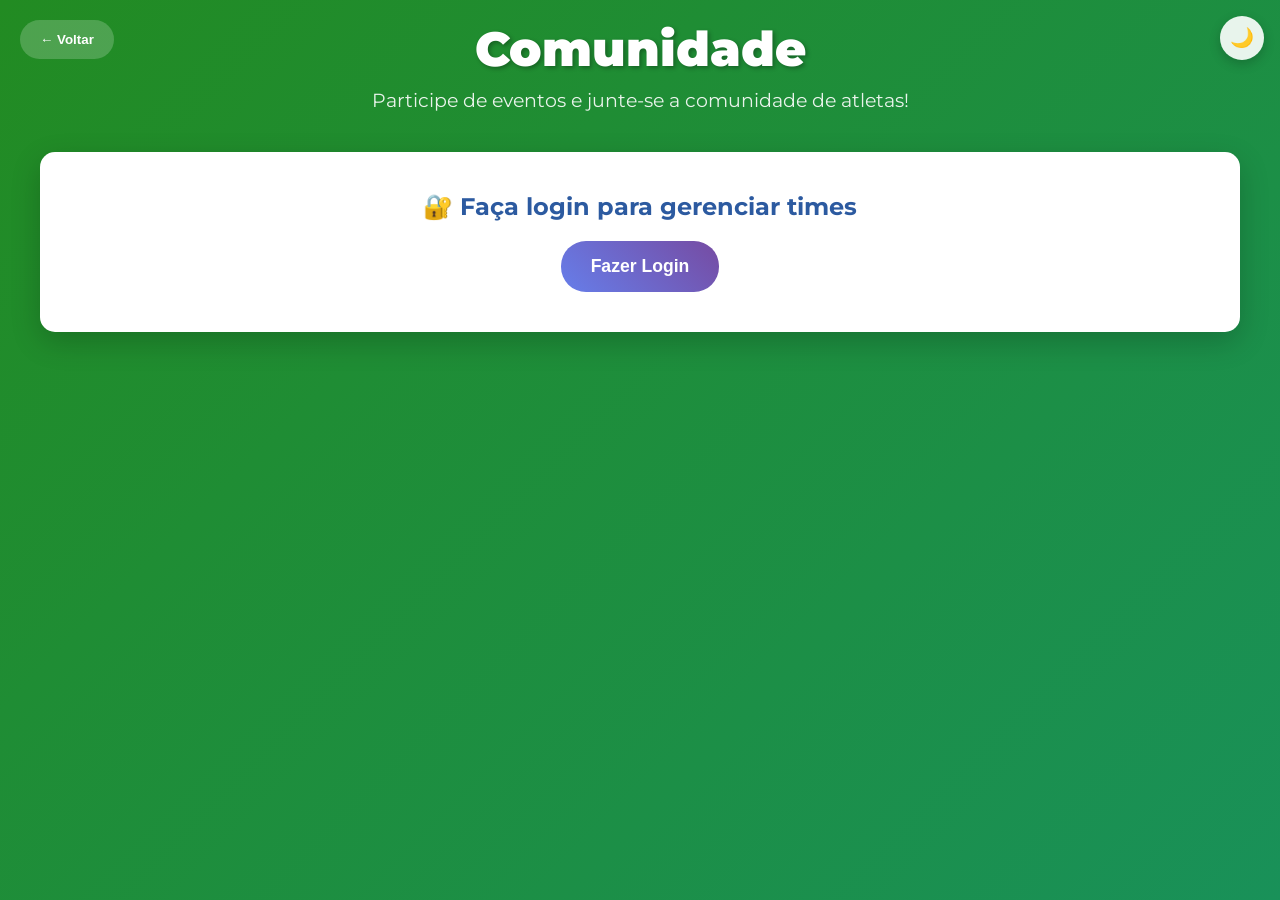
<file: ludo-site-web/Paginas/comunidade/comunidade.html>
<!DOCTYPE html>
<html lang="pt-BR">
<head>
    <meta charset="UTF-8">
    <meta name="viewport" content="width=device-width, initial-scale=1.0">
    <link rel="shortcut icon" href="../../Asset/logos/logo.ico" type="image/x-icon">
    <title>Gerenciar Comunidades - Sistema Esportivo</title>
    <link rel="stylesheet" href="comunidade.css">
    <link rel="stylesheet" href="../../theme.css">
    <script src="../../theme.js"></script>
    <link rel="preconnect" href="https://fonts.googleapis.com">
    <link rel="preconnect" href="https://fonts.gstatic.com" crossorigin>
    <link href="https://fonts.googleapis.com/css2?family=Montserrat:wght@400;700;900&display=swap" rel="stylesheet">
</head>
<body>
    <button class="back-btn" onclick="voltarPagina()">← Voltar</button>
    
    <div class="container">
        <div class="header">
            <h1>Comunidade</h1>
            <p>Participe de eventos e junte-se a comunidade de atletas!</p>
        </div>
        
        <div class="user-info" id="userInfo" style="display: none;">
            <span id="welcomeMessage"></span>
            <button class="logout-btn" onclick="logout()">Sair</button>
        </div>
        
        <div class="login-prompt" id="loginPrompt">
            <h3>🔐 Faça login para gerenciar times</h3>
            <button class="login-btn" onclick="redirectToLogin()">Fazer Login</button>
        </div>
        
        <div class="main-content" id="mainContent" style="display: none;">
            <div class="add-team-section">
                <h2>➕ Adicionar Novo Time</h2>
                <form class="team-form" id="teamForm">
                    <div class="form-row">
                        <input type="text" id="teamName" placeholder="Nome do Time" required>
                        <select id="teamSport" required>
                            <option value="">Selecione a Modalidade</option>
                            <option value="futebol">⚽ Futebol</option>
                            <option value="basquete">🏀 Basquete</option>
                            <option value="volei">🏐 Vôlei</option>
                            <option value="futsal">🥅 Futsal</option>
                            <option value="handebol">🤾 Handebol</option>
                            <option value="natacao">🏊 Natação</option>
                            <option value="atletismo">🏃 Atletismo</option>
                            <option value="tenis">🎾 Tênis</option>
                        </select>
                    </div>
                    <div class="form-row">
                        <input type="text" id="teamCategory" placeholder="Categoria (Ex: Sub-15, Adulto)" required>
                        <input type="number" id="maxPlayers" placeholder="Máx. Jogadores" min="5" max="30" required>
                    </div>
                    <textarea id="teamDescription" placeholder="Descrição do time (opcional)" rows="3"></textarea>
                    <button type="submit" class="add-btn">Criar Time</button>
                </form>
            </div>
            
            <div class="teams-section">
                <div class="section-header">
                    <h2>🏆 Meus Times</h2>
                    <div class="filter-buttons">
                        <button class="filter-btn active" data-filter="todos">Todos</button>
                        <button class="filter-btn" data-filter="futebol">Futebol</button>
                        <button class="filter-btn" data-filter="basquete">Basquete</button>
                        <button class="filter-btn" data-filter="volei">Vôlei</button>
                        <button class="filter-btn" data-filter="outros">Outros</button>
                    </div>
                </div>
                
                <div class="teams-grid" id="teamsGrid">
                    <!-- Times serão carregados aqui -->
                </div>
            </div>
        </div>
    </div>
    
    <!-- Modal para adicionar jogadores -->
    <div class="modal" id="playersModal">
        <div class="modal-content">
            <span class="close" onclick="closePlayersModal()">&times;</span>
            <h3>👥 Gerenciar Jogadores</h3>
            <div class="modal-body">
                <div class="add-player-form">
                    <input type="text" id="playerName" placeholder="Nome do Jogador">
                    <input type="text" id="playerPosition" placeholder="Posição">
                    <button onclick="addPlayer()">Adicionar</button>
                </div>
                <div class="players-list" id="playersList">
                    <!-- Lista de jogadores -->
                </div>
            </div>
        </div>
    </div>
    
    <script src="comunidade.js"></script>
</body>
</html>
</file>
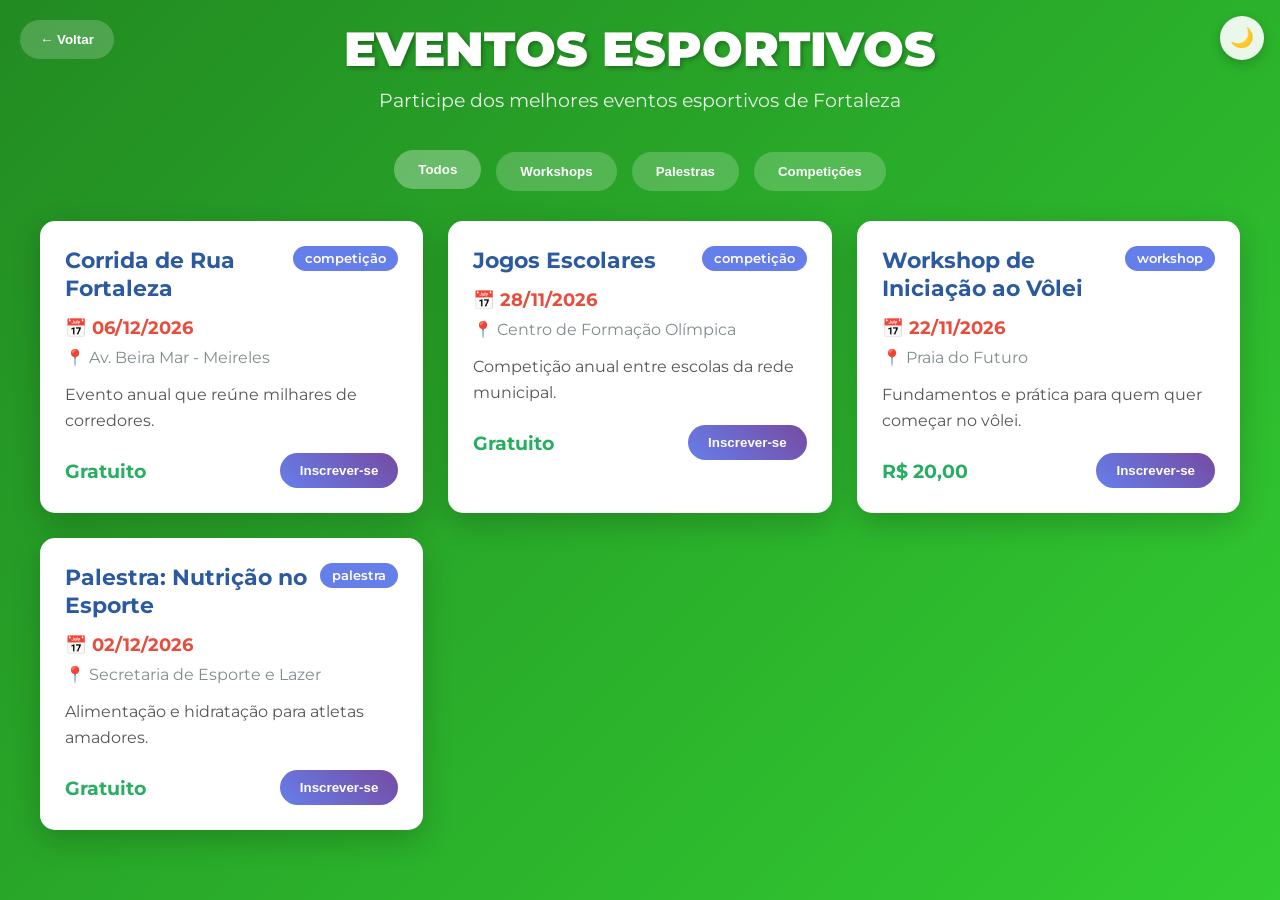
<file: ludo-site-web/Paginas/eventos/eventos.html>
<!DOCTYPE html>
<html lang="pt-BR">
<head>
    <meta charset="UTF-8">
    <meta name="viewport" content="width=device-width, initial-scale=1.0">
    <link rel="shortcut icon" href="../../Asset/logos/logo.ico" type="image/x-icon">
    <title>Eventos - Sistema de Gestão Esportiva</title>
    <link rel="stylesheet" href="eventos.css">
    <link rel="stylesheet" href="../../theme.css">
    <script src="../../theme.js"></script>
    <link rel="preconnect" href="https://fonts.googleapis.com">
    <link rel="preconnect" href="https://fonts.gstatic.com" crossorigin>
    <link href="https://fonts.googleapis.com/css2?family=Montserrat:wght@400;700;900&display=swap" rel="stylesheet">
</head>
<body>
    <button class="back-btn" onclick="voltarPagina()">← Voltar</button>
    
    <div class="container">
        <div class="header">
            <h1>EVENTOS ESPORTIVOS</h1>
            <p>Participe dos melhores eventos esportivos de Fortaleza</p>
        </div>
        
        <div class="filter-buttons">
            <button class="filter-btn active" data-filter="todos">Todos</button>
            <button class="filter-btn" data-filter="workshop">Workshops</button>
            <button class="filter-btn" data-filter="palestra">Palestras</button>
            <button class="filter-btn" data-filter="competição">Competições</button>
        </div>
        
        <div class="eventos-grid">
            <!-- Eventos serão carregados via JavaScript -->
        </div>
        <div class="card-grid">
        </div>
    </div>
    
    <script src="eventos.js"></script>
</body>
</html>
</file>
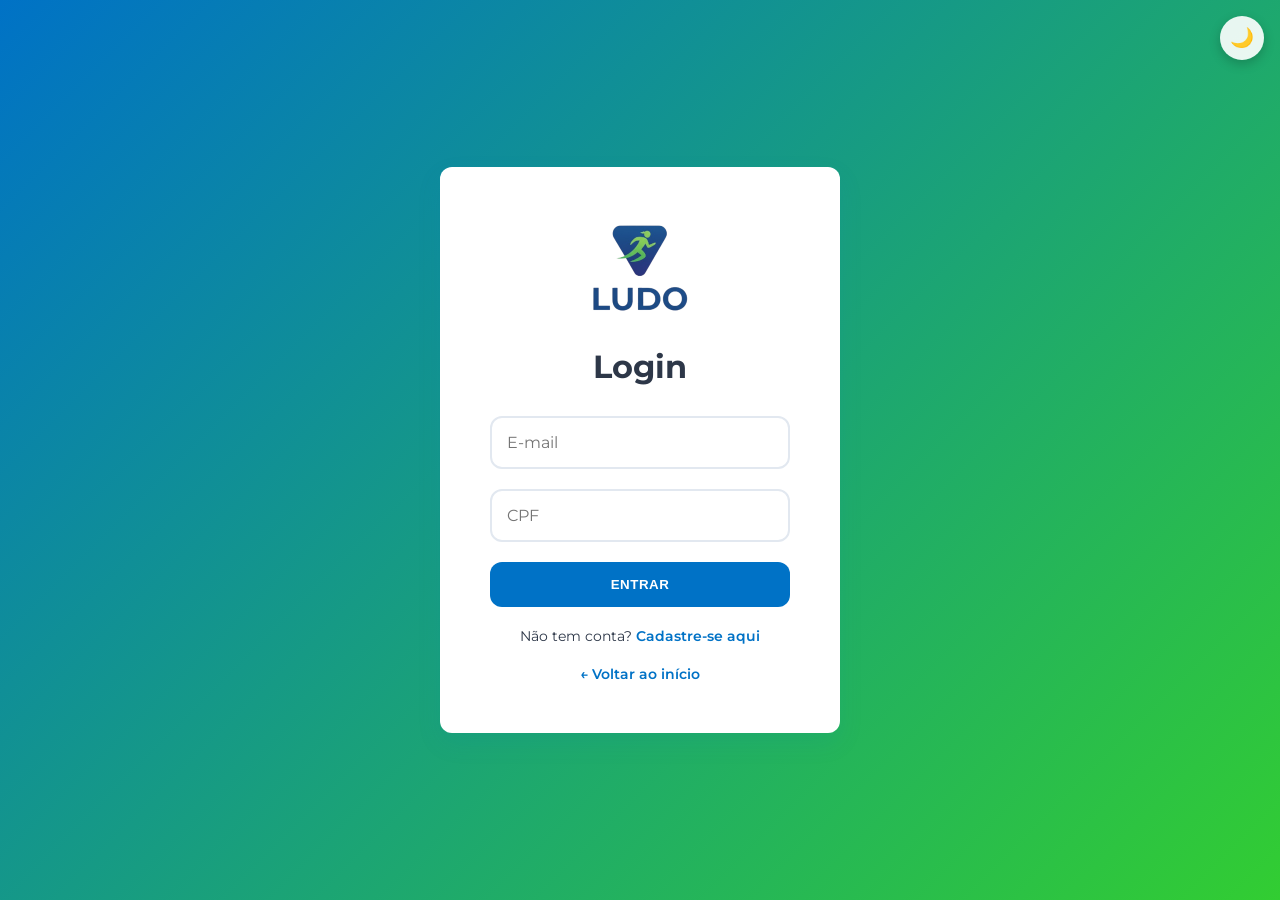
<file: ludo-site-web/Paginas/login/login.html>
<!DOCTYPE html>
<html lang="pt-BR">
<head>
    <meta charset="UTF-8">
    <meta name="viewport" content="width=device-width, initial-scale=1.0">
    <link rel="shortcut icon" href="../../Asset/logos/logo.ico" type="image/x-icon">
    <title>Login - Sistema Esportivo</title>
    <link rel="stylesheet" href="../../style.css">
    <link rel="stylesheet" href="../../theme.css">
    <script src="../../theme.js"></script>
    <link href="https://fonts.googleapis.com/css2?family=Montserrat:wght@400;700;900&display=swap" rel="stylesheet">
</head>
<body>
    <div class="auth-container">
        <div class="auth-card">
            <img src="../../Asset/logos/name-ludo-100.png" alt="Logo">
            <h2>Login</h2>
            <form class="auth-form" onsubmit="handleLogin(event)">
                <input type="email" id="loginEmail" placeholder="E-mail" required>
                <input type="text" id="loginCpf" placeholder="CPF" required>
                <button type="submit">Entrar</button>
                <p class="auth-help">Não tem conta? <a href="../registro/registro.html">Cadastre-se aqui</a></p>
                <p class="auth-help"><a href="../../index.html">← Voltar ao início</a></p>
            </form>
        </div>
    </div>
    <script src="login.js"></script>
</body>
</html>
</file>
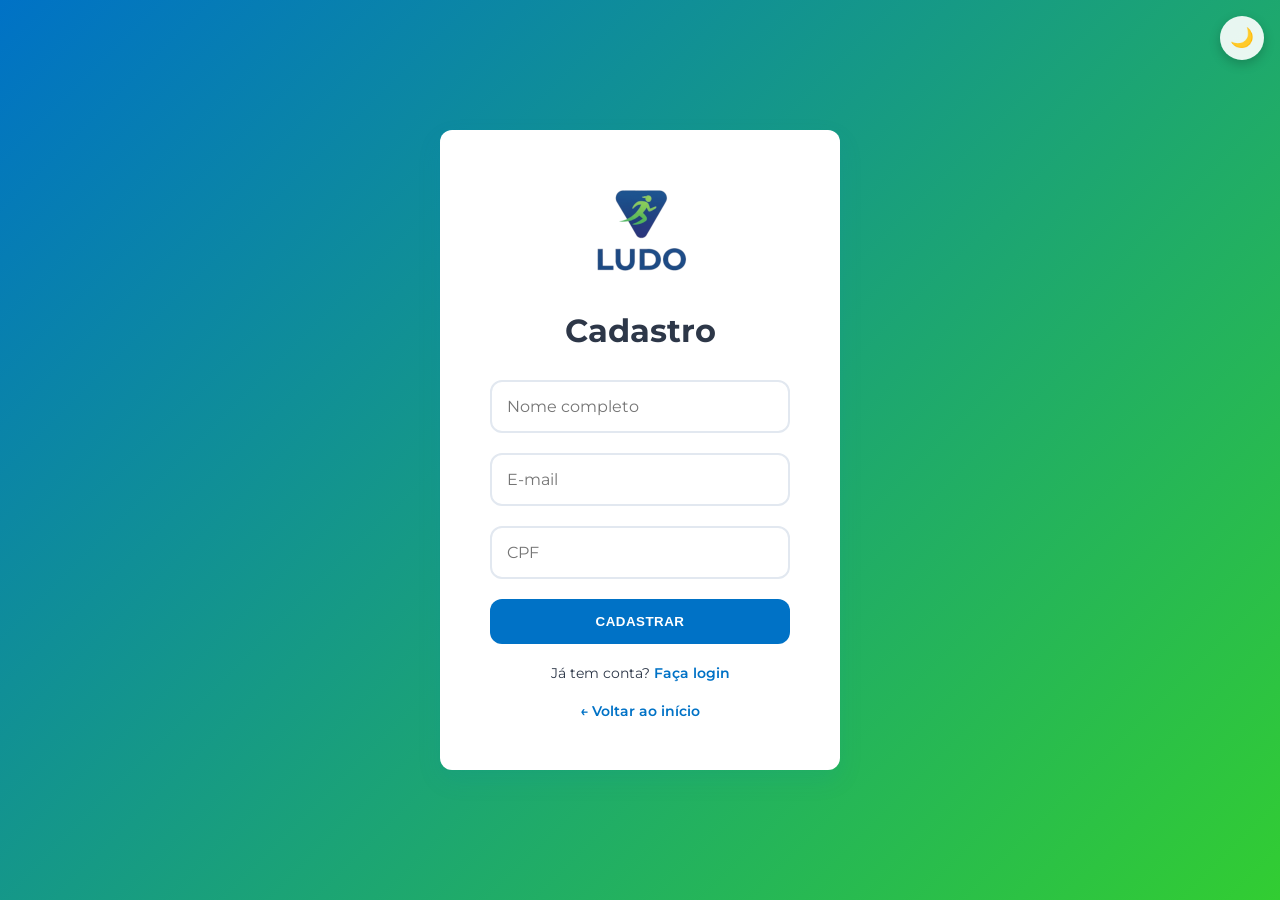
<file: ludo-site-web/Paginas/registro/registro.html>
<!DOCTYPE html>
<html lang="pt-BR">
<head>
    <meta charset="UTF-8">
    <meta name="viewport" content="width=device-width, initial-scale=1.0">
    <link rel="shortcut icon" href="../../Asset/logos/logo.ico" type="image/x-icon">
    <title>Cadastro - Sistema Esportivo</title>
    <link rel="stylesheet" href="../../style.css">
    <link rel="stylesheet" href="../../theme.css">
    <script src="../../theme.js"></script>
    <link href="https://fonts.googleapis.com/css2?family=Montserrat:wght@400;700;900&display=swap" rel="stylesheet">
</head>
<body>
    <div class="auth-container">
        <div class="auth-card">
            <img src="../../Asset/logos/nome-ludo-down-100.png" alt="Logo">
            <h2>Cadastro</h2>
            <form class="auth-form" onsubmit="handleRegister(event)">
                <input type="text" id="registerName" placeholder="Nome completo" required>
                <input type="email" id="registerEmail" placeholder="E-mail" required>
                <input type="text" id="registerCpf" placeholder="CPF" required>
                <button type="submit">Cadastrar</button>
                <p class="auth-help">Já tem conta? <a href="../login/login.html">Faça login</a></p>
                <p class="auth-help"><a href="../../index.html">← Voltar ao início</a></p>
            </form>
        </div>
    </div>
    <script src="registro.js"></script>
</body>
</html>
</file>
<file: ludo-app-mobile/css/mobile.css>
:root {
  --green-900: #0c4f35;
  --green-700: #0b7444;
  --green-600: #148f55;
  --green-100: #e4f4ea;
  --blue-700: #096fae;
  --yellow: #f2c94c;
  --ink: #17352b;
  --muted: #687c74;
  --line: #dfe9e4;
  --surface: #ffffff;
  --canvas: #f4f7f5;
  --shadow: 0 14px 36px rgba(19, 75, 52, .11);
  --font: 'Montserrat', sans-serif;
}

* { box-sizing: border-box; }
html { scroll-behavior: smooth; }
body { margin: 0; min-width: 320px; background: var(--canvas); color: var(--ink); font-family: var(--font); }
button, input, select, textarea { font: inherit; }
button, a { -webkit-tap-highlight-color: transparent; }
button { color: inherit; }
.icon-sprite { position: absolute; width: 0; height: 0; overflow: hidden; }
svg { width: 1.25rem; height: 1.25rem; fill: none; stroke: currentColor; stroke-width: 1.8; stroke-linecap: round; stroke-linejoin: round; }

.app-shell { min-height: 100dvh; padding-bottom: calc(82px + env(safe-area-inset-bottom)); }
.app-topbar { position: sticky; top: 0; z-index: 30; min-height: 72px; padding: 10px max(18px, env(safe-area-inset-left)); display: grid; grid-template-columns: 82px 1fr 44px; align-items: center; gap: 10px; background: var(--surface-glass); border-bottom: 1px solid rgba(223,233,228,.8); backdrop-filter: blur(18px); }
.brand { display: flex; align-items: center; height: 46px; overflow: hidden; }
.brand img { width: 86px; height: 56px; object-fit: cover; object-position: left center; }
.location-trigger { display: flex; flex-direction: column; align-items: flex-start; gap: 3px; min-width: 0; padding: 4px 8px; border: 0; background: transparent; cursor: pointer; }
.location-trigger span { font-size: .67rem; color: var(--muted); }
.location-trigger strong { display: flex; align-items: center; gap: 4px; max-width: 100%; font-size: .78rem; white-space: nowrap; overflow: hidden; text-overflow: ellipsis; }
.location-trigger svg { width: 14px; height: 14px; color: var(--green-600); }
.icon-button { width: 44px; height: 44px; display: grid; place-items: center; padding: 0; border: 1px solid var(--line); border-radius: 14px; background: var(--surface); cursor: pointer; }
.notification-button { position: relative; }
.notification-button span { position: absolute; right: 8px; top: 8px; width: 8px; height: 8px; border: 2px solid var(--surface); border-radius: 50%; background: #e25353; }

.app-main { width: 100%; }
.app-view { display: none; padding: 24px 18px 36px; animation: view-in .28s ease both; }
.app-view.active { display: block; }
@keyframes view-in { from { opacity: 0; transform: translateY(8px); } }
.eyebrow, .overline { margin: 0; color: var(--green-700); font-size: .67rem; font-weight: 800; letter-spacing: .1em; text-transform: uppercase; }
.home-intro h1, .view-header h1 { max-width: 520px; margin: 6px 0 20px; font-size: clamp(1.7rem, 7vw, 2.5rem); line-height: 1.08; letter-spacing: -.045em; }

.search-field { height: 54px; display: flex; align-items: center; gap: 11px; padding: 0 16px; border: 1px solid var(--line); border-radius: 17px; background: var(--surface); box-shadow: 0 8px 24px rgba(22,53,43,.05); }
.search-field:focus-within { border-color: var(--green-600); box-shadow: 0 0 0 3px rgba(20,143,85,.12); }
.search-field svg { color: var(--green-700); }
.search-field input { width: 100%; min-width: 0; border: 0; outline: 0; color: var(--ink); background: transparent; font-size: .86rem; }
.search-field input::placeholder { color: #8fa098; }
.search-field.compact { margin-bottom: 14px; }

.hero-card { position: relative; min-height: 330px; margin-top: 20px; overflow: hidden; border-radius: 27px; background: var(--green-900); box-shadow: var(--shadow); }
.hero-card img, .hero-overlay { position: absolute; inset: 0; width: 100%; height: 100%; }
.hero-card img { object-fit: cover; object-position: center 44%; }
.hero-overlay { background: linear-gradient(180deg, rgba(5,34,24,.03), rgba(5,34,24,.2) 40%, rgba(5,34,24,.9)); }
.hero-copy { position: absolute; inset: auto 22px 22px; color: white; }
.hero-tag { display: inline-block; padding: 7px 10px; border: 1px solid rgba(255,255,255,.28); border-radius: 999px; background: rgba(255,255,255,.16); font-size: .65rem; font-weight: 800; letter-spacing: .07em; text-transform: uppercase; backdrop-filter: blur(10px); }
.hero-copy h2 { max-width: 290px; margin: 12px 0 7px; font-size: 1.75rem; line-height: 1.04; letter-spacing: -.04em; }
.hero-copy p { max-width: 310px; margin: 0 0 18px; color: rgba(255,255,255,.82); font-size: .78rem; line-height: 1.5; }
.light-button { display: inline-flex; align-items: center; gap: 8px; padding: 12px 15px; border: 0; border-radius: 13px; background: white; color: var(--green-900); font-size: .76rem; font-weight: 800; cursor: pointer; }
.light-button svg { width: 16px; }

.section-heading { display: flex; align-items: flex-end; justify-content: space-between; gap: 20px; margin: 30px 2px 14px; }
.section-heading h2 { margin: 4px 0 0; font-size: 1.17rem; letter-spacing: -.025em; }
.section-heading button, .text-button { padding: 5px 0; border: 0; background: transparent; color: var(--green-700); font-size: .72rem; font-weight: 800; cursor: pointer; }
.sport-scroller, .event-scroller, .filter-scroller { display: flex; gap: 10px; margin-right: -18px; padding-right: 18px; overflow-x: auto; scrollbar-width: none; scroll-snap-type: x proximity; }
.sport-scroller::-webkit-scrollbar, .event-scroller::-webkit-scrollbar, .filter-scroller::-webkit-scrollbar { display: none; }
.sport-pill { min-width: 82px; padding: 12px 10px; display: flex; flex-direction: column; align-items: center; gap: 7px; border: 1px solid var(--line); border-radius: 17px; background: var(--surface); font-size: .69rem; font-weight: 700; cursor: pointer; }
.sport-mark { width: 34px; height: 34px; display: grid; place-items: center; border-radius: 12px; background: var(--green-100); color: var(--green-700); font-weight: 900; }
.sport-pill.active { border-color: var(--green-700); color: var(--green-700); box-shadow: 0 8px 18px rgba(11,116,68,.1); }
.event-card { min-width: min(82vw, 310px); overflow: hidden; border-radius: 20px; background: var(--surface); border: 1px solid var(--line); scroll-snap-align: start; box-shadow: 0 8px 24px rgba(23,53,43,.06); cursor: pointer; }
.event-image { position: relative; height: 148px; overflow: hidden; background: var(--green-100); }
.event-image img { width: 100%; height: 100%; object-fit: cover; transition: transform .4s ease; }
.event-card:hover .event-image img { transform: scale(1.04); }
.event-badge { position: absolute; left: 12px; top: 12px; padding: 6px 9px; border-radius: 999px; background: rgba(255,255,255,.92); color: var(--green-900); font-size: .61rem; font-weight: 800; }
.favorite { position: absolute; right: 11px; top: 11px; width: 34px; height: 34px; display: grid; place-items: center; border: 0; border-radius: 50%; background: rgba(255,255,255,.92); cursor: pointer; }
.favorite svg { width: 17px; }
.favorite.active { color: #d44d62; }
.favorite.active svg { fill: currentColor; }
.event-body { padding: 15px; }
.event-meta { display: flex; justify-content: space-between; gap: 8px; color: var(--green-700); font-size: .65rem; font-weight: 800; }
.event-body h3 { margin: 8px 0 8px; font-size: .94rem; line-height: 1.3; }
.event-location { display: flex; align-items: center; gap: 5px; color: var(--muted); font-size: .68rem; }
.event-location svg { width: 14px; height: 14px; }

.professional-banner { margin-top: 28px; padding: 18px; display: grid; grid-template-columns: 45px 1fr 34px; align-items: center; gap: 12px; border-radius: 21px; background: linear-gradient(135deg, #e4f4ea, #edf7f3); }
.professional-icon, .role-icon { width: 45px; height: 45px; display: grid; place-items: center; border-radius: 15px; background: var(--green-700); color: white; }
.professional-banner h2 { margin: 4px 0; font-size: .94rem; }
.professional-banner p { margin: 0; color: var(--muted); font-size: .67rem; line-height: 1.4; }
.professional-banner > button { width: 34px; height: 34px; display: grid; place-items: center; padding: 0; border: 0; border-radius: 50%; background: var(--surface); color: var(--green-700); cursor: pointer; }

.view-header { display: flex; align-items: flex-start; justify-content: space-between; gap: 16px; margin-bottom: 2px; }
.filter-scroller { margin-bottom: 16px; }
.filter-chip { flex: 0 0 auto; padding: 9px 14px; border: 1px solid var(--line); border-radius: 999px; background: var(--surface); color: var(--muted); font-size: .7rem; font-weight: 700; cursor: pointer; }
.filter-chip.active { border-color: var(--green-700); background: var(--green-700); color: white; }
.map-preview { position: relative; height: 245px; margin-bottom: 18px; overflow: hidden; border: 1px solid #d4e1dc; border-radius: 23px; background: #dfece6; }
.map-road { position: absolute; height: 24px; background: #f8fbf9; border: 1px solid #d1ded8; transform-origin: center; }
.road-one { width: 130%; left: -15%; top: 38%; transform: rotate(-12deg); }
.road-two { width: 90%; left: 16%; top: 55%; transform: rotate(48deg); }
.road-three { width: 80%; left: -5%; top: 16%; transform: rotate(64deg); }
.map-water { position: absolute; right: -60px; bottom: -80px; width: 190px; height: 220px; border-radius: 48% 0 0; background: #b9dce8; transform: rotate(17deg); }
.map-pin { position: absolute; width: 42px; height: 42px; display: grid; place-items: center; padding: 0; border: 4px solid var(--surface); border-radius: 50% 50% 50% 8px; background: var(--green-700); color: white; box-shadow: 0 7px 18px rgba(12,79,53,.26); transform: rotate(-45deg); cursor: pointer; }
.map-pin span { font-size: .7rem; font-weight: 900; transform: rotate(45deg); }
.map-pin.active { background: var(--yellow); color: var(--ink); }
.pin-one { left: 25%; top: 29%; }.pin-two { left: 58%; top: 49%; }.pin-three { left: 43%; top: 70%; }
.map-expand { position: absolute; right: 10px; bottom: 10px; display: flex; align-items: center; gap: 6px; padding: 9px 11px; border: 1px solid var(--line); border-radius: 12px; background: var(--surface-glass); font-size: .65rem; font-weight: 800; cursor: pointer; }
.map-expand svg { width: 15px; }
.results-summary { display: flex; justify-content: space-between; margin: 0 2px 12px; font-size: .72rem; }
.results-summary span { color: var(--muted); }
.result-list { display: grid; gap: 12px; }
.result-card { display: grid; grid-template-columns: 106px 1fr; gap: 13px; padding: 10px; border: 1px solid var(--line); border-radius: 18px; background: var(--surface); cursor: pointer; }
.result-card img { width: 106px; height: 105px; object-fit: cover; border-radius: 13px; }
.result-card .result-copy { min-width: 0; padding: 3px 3px 3px 0; }
.result-card .type { color: var(--green-700); font-size: .61rem; font-weight: 800; text-transform: uppercase; letter-spacing: .06em; }
.result-card h3 { margin: 6px 0; font-size: .85rem; line-height: 1.3; }
.result-card p { margin: 0; color: var(--muted); font-size: .64rem; line-height: 1.45; }
.result-card strong { display: block; margin-top: 8px; font-size: .67rem; }

.date-strip { display: grid; grid-template-columns: repeat(5, 1fr); gap: 7px; margin: 2px 0 20px; }
.date-strip button { padding: 10px 4px; border: 1px solid var(--line); border-radius: 15px; background: var(--surface); cursor: pointer; }
.date-strip span { display: block; margin-bottom: 5px; color: var(--muted); font-size: .55rem; font-weight: 800; }
.date-strip strong { font-size: .9rem; }
.date-strip button.active { border-color: var(--green-700); background: var(--green-700); color: white; box-shadow: 0 8px 20px rgba(11,116,68,.2); }
.date-strip button.active span { color: rgba(255,255,255,.72); }
.agenda-card { padding: 18px; display: grid; grid-template-columns: 48px 2px 1fr; gap: 12px; border: 1px solid var(--line); border-radius: 22px; background: var(--surface); box-shadow: var(--shadow); }
.agenda-time strong, .agenda-time span { display: block; font-size: .72rem; }
.agenda-time span { margin-top: 8px; color: var(--muted); font-size: .62rem; }
.agenda-line { border-radius: 2px; background: var(--green-600); }
.status { display: inline-block; padding: 5px 8px; border-radius: 999px; font-size: .56rem; font-weight: 800; }
.status.confirmed { background: var(--green-100); color: var(--green-700); }
.agenda-content h2 { margin: 10px 0 7px; font-size: 1rem; }
.agenda-content p { display: flex; align-items: center; gap: 5px; margin: 0 0 13px; color: var(--muted); font-size: .66rem; }
.agenda-content p svg { width: 14px; height: 14px; }
.attendees { display: flex; align-items: center; margin-bottom: 14px; }
.attendees span { width: 28px; height: 28px; margin-left: -6px; display: grid; place-items: center; border: 2px solid var(--surface); border-radius: 50%; background: #dbe9e3; color: var(--green-900); font-size: .5rem; font-weight: 800; }
.attendees span:first-child { margin-left: 0; }
.attendees strong { margin-left: 6px; font-size: .58rem; }
.secondary-button, .primary-button { padding: 11px 14px; border-radius: 12px; font-size: .7rem; font-weight: 800; cursor: pointer; }
.secondary-button { border: 1px solid var(--green-700); background: var(--surface); color: var(--green-700); }
.primary-button { border: 0; background: var(--green-700); color: white; box-shadow: 0 8px 20px rgba(11,116,68,.18); }
.empty-agenda { margin-top: 16px; padding: 28px 22px; text-align: center; border: 1px dashed #c7d7cf; border-radius: 22px; background: var(--surface-dim); }
.empty-agenda > div { width: 48px; height: 48px; margin: auto; display: grid; place-items: center; border-radius: 16px; background: var(--green-100); color: var(--green-700); }
.empty-agenda h2 { margin: 14px 0 7px; font-size: 1rem; }
.empty-agenda p { max-width: 300px; margin: 0 auto 17px; color: var(--muted); font-size: .7rem; line-height: 1.5; }

.profile-hero { display: grid; grid-template-columns: 58px 1fr auto; align-items: center; gap: 12px; }
.profile-avatar { width: 58px; height: 58px; display: grid; place-items: center; border-radius: 20px; background: linear-gradient(135deg, var(--green-700), var(--blue-700)); color: white; font-weight: 900; }
.profile-hero h1 { margin: 4px 0; font-size: 1.15rem; }
.profile-hero p { margin: 0; color: var(--muted); font-size: .67rem; }
.profile-stats { margin: 22px 0; padding: 16px; display: grid; grid-template-columns: repeat(3, 1fr); border: 1px solid var(--line); border-radius: 20px; background: var(--surface); }
.profile-stats div { text-align: center; border-right: 1px solid var(--line); }
.profile-stats div:last-child { border: 0; }
.profile-stats strong, .profile-stats span { display: block; }
.profile-stats strong { font-size: 1.1rem; }.profile-stats span { margin-top: 4px; color: var(--muted); font-size: .59rem; }
.role-panel { padding: 20px; border-radius: 23px; background: var(--surface); border: 1px solid var(--line); }
.role-panel h2 { margin: 6px 0 15px; font-size: 1.1rem; }
.role-card { width: 100%; padding: 12px 0; display: grid; grid-template-columns: 45px 1fr 20px; align-items: center; gap: 11px; text-align: left; border: 0; border-top: 1px solid var(--line); background: transparent; cursor: pointer; }
.role-card > span:nth-child(2) { display: flex; flex-direction: column; gap: 4px; }
.role-card strong { font-size: .77rem; }.role-card small { color: var(--muted); font-size: .6rem; line-height: 1.4; }
.role-icon.blue { background: var(--blue-700); }
.settings-list { margin-top: 16px; overflow: hidden; border: 1px solid var(--line); border-radius: 20px; background: var(--surface); }
.settings-list button, .settings-list a { width: 100%; min-height: 52px; padding: 0 15px; display: grid; grid-template-columns: 24px 1fr 20px; align-items: center; gap: 10px; border: 0; border-bottom: 1px solid var(--line); background: transparent; color: var(--ink); text-align: left; text-decoration: none; font-size: .72rem; font-weight: 700; cursor: pointer; }
.settings-list > :last-child { border-bottom: 0; }
.settings-list svg { width: 17px; color: var(--green-700); }

.bottom-nav { position: fixed; z-index: 40; left: 0; right: 0; bottom: 0; height: calc(72px + env(safe-area-inset-bottom)); padding: 8px max(12px, env(safe-area-inset-left)) env(safe-area-inset-bottom); display: grid; grid-template-columns: repeat(5, 1fr); align-items: end; border-top: 1px solid var(--line); background: var(--surface-glass); backdrop-filter: blur(18px); }
.bottom-nav button { height: 54px; display: flex; flex-direction: column; align-items: center; justify-content: center; gap: 4px; border: 0; background: transparent; color: #7c8d86; cursor: pointer; }
.bottom-nav button svg { width: 20px; height: 20px; }
.bottom-nav button span, .bottom-nav button small { font-size: .54rem; font-weight: 700; }
.bottom-nav button.active { color: var(--green-700); }
.publish-button span { width: 47px; height: 47px; display: grid; place-items: center; margin-top: -25px; border: 4px solid var(--surface); border-radius: 17px; background: var(--green-700); color: white; box-shadow: 0 7px 18px rgba(11,116,68,.28); }
.publish-button span svg { width: 22px !important; height: 22px !important; }

.sheet-backdrop { position: fixed; z-index: 60; inset: 0; visibility: hidden; background: rgba(7,31,22,.48); opacity: 0; transition: .25s ease; backdrop-filter: blur(3px); }
.sheet-backdrop.open { visibility: visible; opacity: 1; }
.bottom-sheet { position: fixed; z-index: 70; left: 0; right: 0; bottom: 0; max-height: 90dvh; padding: 10px 20px calc(24px + env(safe-area-inset-bottom)); overflow-y: auto; border-radius: 28px 28px 0 0; background: var(--surface); box-shadow: 0 -20px 60px rgba(7,31,22,.2); transform: translateY(105%); transition: transform .32s cubic-bezier(.2,.8,.2,1); }
.bottom-sheet::before { content: ''; display: block; width: 42px; height: 4px; margin: 0 auto 14px; border-radius: 4px; background: var(--line); }
.bottom-sheet.open { transform: translateY(0); }
.sheet-close { position: absolute; right: 18px; top: 19px; width: 36px; height: 36px; display: grid; place-items: center; padding: 0; border: 0; border-radius: 50%; background: var(--canvas); cursor: pointer; }
.sheet-close svg { width: 17px; }
.sheet-image { width: calc(100% + 40px); height: 230px; margin: -10px -20px 20px; object-fit: cover; }
.sheet-kicker { color: var(--green-700); font-size: .67rem; font-weight: 800; text-transform: uppercase; letter-spacing: .08em; }
.bottom-sheet h2 { max-width: 85%; margin: 7px 0 10px; font-size: 1.4rem; line-height: 1.13; letter-spacing: -.035em; }
.sheet-description { margin: 0 0 16px; color: var(--muted); font-size: .76rem; line-height: 1.55; }
.sheet-facts { display: grid; gap: 10px; margin: 17px 0; }
.sheet-facts div { padding: 12px; display: flex; align-items: center; gap: 10px; border-radius: 14px; background: var(--canvas); font-size: .7rem; font-weight: 600; }
.sheet-facts svg { color: var(--green-700); }
.sheet-actions { display: grid; grid-template-columns: 1fr 2fr; gap: 10px; margin-top: 18px; }
.sheet-actions button { min-height: 48px; }
.time-slots { display: grid; grid-template-columns: repeat(3, 1fr); gap: 8px; margin: 15px 0 18px; }
.time-slot { padding: 12px 6px; border: 1px solid var(--line); border-radius: 12px; background: var(--surface); color: var(--ink); font-size: .7rem; font-weight: 800; cursor: pointer; }
.time-slot.selected { border-color: var(--green-700); background: var(--green-100); color: var(--green-700); box-shadow: 0 0 0 2px rgba(11,116,68,.08); }
.booking-confirm { width: 100%; min-height: 49px; border: 0; border-radius: 14px; background: var(--green-700); color: white; font-weight: 800; cursor: pointer; }
.booking-confirm:disabled { background: #b8c6c0; cursor: not-allowed; box-shadow: none; }
.role-options { display: grid; gap: 12px; margin-top: 18px; }
.publish-option { width: 100%; padding: 15px; display: grid; grid-template-columns: 46px 1fr 20px; align-items: center; gap: 12px; text-align: left; border: 1px solid var(--line); border-radius: 17px; background: var(--surface); cursor: pointer; }
.publish-option strong, .publish-option small { display: block; }.publish-option strong { font-size: .8rem; }.publish-option small { margin-top: 4px; color: var(--muted); font-size: .62rem; line-height: 1.4; }
.publish-form { display: grid; gap: 13px; margin-top: 18px; }
.form-progress { display: flex; gap: 6px; margin-bottom: 5px; }
.form-progress span { height: 5px; flex: 1; border-radius: 5px; background: var(--line); }
.form-progress span.active { background: var(--green-600); }
.field-label { display: grid; gap: 6px; color: var(--ink); font-size: .68rem; font-weight: 700; }
.field-label input, .field-label select, .field-label textarea { width: 100%; padding: 13px 14px; border: 1px solid var(--line); border-radius: 13px; outline: 0; background: var(--canvas); color: var(--ink); font-size: .72rem; }
.field-label input:focus, .field-label select:focus, .field-label textarea:focus { border-color: var(--green-600); box-shadow: 0 0 0 3px rgba(20,143,85,.1); }
.choice-grid { display: grid; grid-template-columns: repeat(2, 1fr); gap: 8px; }
.choice-grid label { padding: 11px; display: flex; align-items: center; gap: 7px; border: 1px solid var(--line); border-radius: 12px; font-size: .65rem; }
.form-submit { min-height: 49px; border: 0; border-radius: 14px; background: var(--green-700); color: white; font-weight: 800; cursor: pointer; }

.toast { position: fixed; z-index: 90; left: 50%; bottom: 94px; width: max-content; max-width: calc(100% - 36px); padding: 12px 15px; display: flex; align-items: center; gap: 9px; border-radius: 14px; background: var(--ink); color: white; box-shadow: var(--shadow); font-size: .7rem; font-weight: 700; opacity: 0; pointer-events: none; transform: translate(-50%, 15px); transition: .25s ease; }
.toast.show { opacity: 1; transform: translate(-50%, 0); }
.toast svg { width: 17px; color: #67dc98; }

@media (min-width: 720px) {
  .app-topbar { grid-template-columns: 130px 1fr 44px; padding-inline: 5vw; }
  .brand img { width: 105px; }
  .location-trigger { justify-self: center; }
  .app-view { max-width: 1160px; margin: 0 auto; padding: 34px 5vw 55px; }
  .home-intro { max-width: 720px; }
  .hero-card { min-height: 430px; }
  .hero-copy { inset: auto 38px 38px; }.hero-copy h2 { max-width: 450px; font-size: 2.6rem; }
  .sport-scroller, .event-scroller, .filter-scroller { margin-right: 0; padding-right: 0; }
  .event-scroller { display: grid; grid-template-columns: repeat(3, 1fr); overflow: visible; }
  .event-card { min-width: 0; }
  .result-list { grid-template-columns: repeat(2, 1fr); }
  .map-preview { height: 360px; }
  .agenda-card, .empty-agenda, .role-panel, .settings-list, .profile-stats { max-width: 720px; }
  .bottom-nav { left: 50%; right: auto; bottom: 18px; width: min(520px, calc(100% - 36px)); height: 68px; padding: 7px 10px; border: 1px solid var(--line); border-radius: 23px; box-shadow: var(--shadow); transform: translateX(-50%); }
  .bottom-sheet { left: 50%; right: auto; width: min(560px, 100%); border-radius: 28px 28px 0 0; transform: translate(-50%, 105%); }
  .bottom-sheet.open { transform: translate(-50%, 0); }
}

@media (prefers-reduced-motion: reduce) {
  *, *::before, *::after { scroll-behavior: auto !important; animation-duration: .01ms !important; transition-duration: .01ms !important; }
}


/* ===== Tela de acesso (login / cadastro) ===== */
.auth-screen { display: none; min-height: 100dvh; padding: max(24px, env(safe-area-inset-top)) 18px max(24px, env(safe-area-inset-bottom)); background: linear-gradient(180deg, var(--green-100), var(--canvas) 46%); }
.auth-locked .auth-screen { display: flex; align-items: center; justify-content: center; }
.auth-locked .app-shell, .auth-locked .bottom-nav { display: none; }
.auth-card { width: 100%; max-width: 420px; padding: 26px 22px 22px; border: 1px solid var(--line); border-radius: 27px; background: var(--surface); box-shadow: var(--shadow); animation: view-in .28s ease both; }
.auth-logo { display: block; width: 112px; height: 58px; margin-bottom: 14px; object-fit: cover; object-position: left center; }
.auth-card h1 { margin: 6px 0 20px; font-size: clamp(1.45rem, 6vw, 1.9rem); line-height: 1.1; letter-spacing: -.04em; }
.auth-tabs { display: grid; grid-template-columns: 1fr 1fr; gap: 4px; padding: 4px; margin-bottom: 16px; border-radius: 14px; background: var(--canvas); }
.auth-tabs button { min-height: 42px; border: 0; border-radius: 11px; background: transparent; color: var(--muted); font-size: .76rem; font-weight: 800; cursor: pointer; }
.auth-tabs button.active { background: var(--surface); color: var(--green-700); box-shadow: 0 4px 12px rgba(22,53,43,.08); }
.auth-form { display: none; margin-top: 0; }
.auth-form.active { display: grid; }
.auth-message { margin-bottom: 12px; padding: 11px 13px; border-radius: 12px; font-size: .72rem; font-weight: 700; line-height: 1.4; }
.auth-message.error { background: #fdecec; color: #a63232; }
.auth-message.success { background: var(--green-100); color: var(--green-900); }
.auth-help { margin: 2px 0 0; color: var(--muted); font-size: .7rem; text-align: center; }
.auth-help button { padding: 0; border: 0; background: none; color: var(--green-700); font-weight: 800; cursor: pointer; }
.auth-back { display: block; margin-top: 18px; color: var(--muted); font-size: .7rem; font-weight: 700; text-align: center; text-decoration: none; }


/* ===== Perfis: cadastro e painéis ===== */
.auth-link-back { margin-bottom: 12px; padding: 0; border: 0; background: none; color: var(--green-700); font-size: .72rem; font-weight: 800; cursor: pointer; }
#registerFormHost .publish-form { margin-top: 4px; }
#registerRoles .role-card:first-of-type { border-top: 0; }
.manage-list { display: grid; gap: 12px; }
.manage-card { display: grid; gap: 12px; padding: 15px; border: 1px solid var(--line); border-radius: 18px; background: var(--surface); box-shadow: 0 8px 24px rgba(22,53,43,.05); }
.manage-top { display: flex; align-items: flex-start; justify-content: space-between; gap: 10px; }
.manage-card h3 { margin: 0 0 4px; font-size: .9rem; letter-spacing: -.02em; }
.manage-card p { margin: 0; color: var(--muted); font-size: .7rem; line-height: 1.45; }
.manage-meta { display: flex; flex-wrap: wrap; gap: 6px; }
.manage-actions { display: flex; gap: 8px; }
.manage-actions button { flex: 1; min-height: 40px; }
.tag { display: inline-block; padding: 5px 9px; border-radius: 999px; background: var(--green-100); color: var(--green-900); font-size: .6rem; font-weight: 800; white-space: nowrap; }
.tag.pending { background: #fff4d6; color: #7a5a00; }
.tag.off { background: #eceeed; color: #5c6b65; }
.tag.declined { background: #fdecec; color: #a63232; }
.tag.neutral { background: var(--canvas); color: var(--ink); }
.demo-note { margin: 22px 2px 0; color: var(--muted); font-size: .62rem; line-height: 1.5; text-align: center; }
.app-view[data-view^="owner-"] .view-header h1, .app-view[data-view^="pro-"] .view-header h1 { margin-bottom: 18px; }
@media (min-width: 720px) { .manage-list { max-width: 720px; } }


/* ===== Modo escuro ===== */
:root { --surface-glass: rgba(255,255,255,.94); --surface-dim: rgba(255,255,255,.55); --surface-sunk: #dbe9e3; }
html.dark-theme {
  color-scheme: dark;
  --green-700: #1e9d60;
  --green-100: #15372a;
  --ink: #e6efea;
  --muted: #9db0a8;
  --line: #27392f;
  --surface: #15211c;
  --canvas: #0d1512;
  --shadow: 0 14px 36px rgba(0,0,0,.45);
  --surface-glass: rgba(21,33,28,.94);
  --surface-dim: rgba(21,33,28,.55);
  --surface-sunk: #24362d;
}
html.dark-theme .brand img, html.dark-theme .auth-logo { filter: brightness(1.55) saturate(1.1); }
html.dark-theme .event-badge, html.dark-theme .favorite { background: rgba(21,33,28,.88); color: var(--ink); }
html.dark-theme .professional-banner { background: linear-gradient(135deg, #14372a, #112b21); }
html.dark-theme .professional-banner > button { color: #5fd39a; }
html.dark-theme .map-preview { background: #16261f; border-color: var(--line); }
html.dark-theme .map-road { background: #22342b; border-color: #2c4136; }
html.dark-theme .map-water { background: #1b4458; }
html.dark-theme .attendees span { background: var(--surface-sunk); color: var(--ink); }
html.dark-theme .empty-agenda { border-color: #2f453a; }
html.dark-theme .booking-confirm:disabled { background: #34453d; color: #7f918a; }
html.dark-theme .toast { background: #2a3f35; color: #f1f7f4; }
html.dark-theme .tag { color: #bfe9d2; }
html.dark-theme .tag.pending { background: #3b3112; color: #f2d27a; }
html.dark-theme .tag.off { background: #26302c; color: #9db0a8; }
html.dark-theme .tag.declined, html.dark-theme .auth-message.error { background: #3a1d1d; color: #f0a0a0; }
html.dark-theme .tag.neutral { background: var(--canvas); color: var(--ink); }
html.dark-theme .auth-message.success { background: var(--green-100); color: #bfe9d2; }
html.dark-theme .search-field input::placeholder, html.dark-theme .field-label input::placeholder, html.dark-theme .field-label textarea::placeholder { color: #6d8178; }

/* botão de tema */
.theme-toggle { font-size: 1.05rem; line-height: 1; }
.app-topbar { grid-template-columns: 82px 1fr 40px 44px; }
.app-topbar .theme-toggle { width: 40px; height: 40px; border-radius: 13px; }
.auth-card { position: relative; }
.auth-theme { position: absolute; top: 16px; right: 16px; width: 40px; height: 40px; border-radius: 13px; }
.settings-list .theme-emoji { width: 24px; text-align: center; font-size: 1rem; line-height: 1; }
</file>
<file: ludo-site-web/Paginas/comunidade/comunidade.css>
* {
    margin: 0;
    padding: 0;
    box-sizing: border-box;
}

body {
    font-family: 'Montserrat', Arial, sans-serif;
    background: linear-gradient(135deg, #228B22 0%, #199159 100%);
    min-height: 100vh;
    padding: 20px;
}

.container {
    max-width: 1200px;
    margin: 0 auto;
}

.back-btn {
    position: fixed;
    top: 20px;
    left: 20px;
    background: rgba(255,255,255,0.2);
    color: white;
    border: none;
    padding: 12px 20px;
    border-radius: 25px;
    cursor: pointer;
    font-weight: 600;
    transition: all 0.3s ease;
    z-index: 1000;
}

.back-btn:hover {
    background: rgba(255,255,255,0.3);
    transform: translateY(-2px);
}

.header {
    text-align: center;
    margin-bottom: 40px;
    color: white;
}

.header h1 {
    font-size: 3rem;
    font-weight: 900;
    margin-bottom: 10px;
    text-shadow: 2px 2px 4px rgba(0,0,0,0.3);
}

.header p {
    font-size: 1.2rem;
    opacity: 0.9;
}

.user-info {
    background: rgba(255,255,255,0.1);
    padding: 15px 25px;
    border-radius: 25px;
    margin-bottom: 30px;
    display: flex;
    justify-content: space-between;
    align-items: center;
    color: white;
    backdrop-filter: blur(10px);
}

.logout-btn {
    background: #e74c3c;
    color: white;
    border: none;
    padding: 8px 16px;
    border-radius: 20px;
    cursor: pointer;
    font-weight: 600;
    transition: all 0.3s ease;
}

.logout-btn:hover {
    background: #c0392b;
    transform: scale(1.05);
}

.login-prompt {
    background: white;
    padding: 40px;
    border-radius: 15px;
    text-align: center;
    box-shadow: 0 10px 30px rgba(0,0,0,0.2);
    margin-bottom: 30px;
}

.login-prompt h3 {
    color: #2c5aa0;
    margin-bottom: 20px;
    font-size: 1.5rem;
}

.login-btn {
    background: linear-gradient(45deg, #667eea, #764ba2);
    color: white;
    border: none;
    padding: 15px 30px;
    border-radius: 25px;
    cursor: pointer;
    font-weight: 700;
    font-size: 1.1rem;
    transition: all 0.3s ease;
}

.login-btn:hover {
    transform: translateY(-3px);
    box-shadow: 0 8px 25px rgba(102, 126, 234, 0.4);
}

.add-team-section {
    background: white;
    padding: 30px;
    border-radius: 15px;
    margin-bottom: 30px;
    box-shadow: 0 10px 30px rgba(0,0,0,0.2);
}

.add-team-section h2 {
    color: #2c5aa0;
    margin-bottom: 25px;
    font-size: 1.8rem;
}

.team-form {
    display: flex;
    flex-direction: column;
    gap: 20px;
}

.form-row {
    display: grid;
    grid-template-columns: 1fr 1fr;
    gap: 20px;
}

.team-form input,
.team-form select,
.team-form textarea {
    padding: 15px;
    border: 2px solid #e2e8f0;
    border-radius: 10px;
    font-family: 'Montserrat', sans-serif;
    font-size: 1rem;
    transition: border-color 0.3s ease;
}

.team-form input:focus,
.team-form select:focus,
.team-form textarea:focus {
    outline: none;
    border-color: #667eea;
}

.add-btn {
    background: linear-gradient(45deg, #667eea, #764ba2);
    color: white;
    border: none;
    padding: 15px 30px;
    border-radius: 25px;
    cursor: pointer;
    font-weight: 700;
    font-size: 1.1rem;
    transition: all 0.3s ease;
    align-self: flex-start;
}

.add-btn:hover {
    transform: translateY(-3px);
    box-shadow: 0 8px 25px rgba(102, 126, 234, 0.4);
}

.teams-section {
    background: white;
    padding: 30px;
    border-radius: 15px;
    box-shadow: 0 10px 30px rgba(0,0,0,0.2);
}

.section-header {
    display: flex;
    justify-content: space-between;
    align-items: center;
    margin-bottom: 30px;
    flex-wrap: wrap;
    gap: 20px;
}

.section-header h2 {
    color: #2c5aa0;
    font-size: 1.8rem;
}

.filter-buttons {
    display: flex;
    gap: 10px;
    flex-wrap: wrap;
}

.filter-btn {
    padding: 8px 16px;
    border: 2px solid #667eea;
    background: white;
    color: #667eea;
    border-radius: 20px;
    cursor: pointer;
    font-weight: 600;
    transition: all 0.3s ease;
    font-size: 0.9rem;
}

.filter-btn:hover,
.filter-btn.active {
    background: #667eea;
    color: white;
    transform: translateY(-2px);
}

.teams-grid {
    display: grid;
    grid-template-columns: repeat(auto-fill, minmax(300px, 1fr));
    gap: 25px;
}

.team-card {
    background: linear-gradient(135deg, #f8fafc 0%, #e2e8f0 100%);
    padding: 25px;
    border-radius: 15px;
    border: 2px solid transparent;
    transition: all 0.3s ease;
    position: relative;
    overflow: hidden;
}

.team-card::before {
    content: '';
    position: absolute;
    top: 0;
    left: 0;
    right: 0;
    height: 4px;
    background: linear-gradient(90deg, #667eea, #764ba2);
}

.team-card:hover {
    transform: translateY(-5px);
    border-color: #667eea;
    box-shadow: 0 15px 30px rgba(102, 126, 234, 0.2);
}

.team-header {
    display: flex;
    justify-content: space-between;
    align-items: flex-start;
    margin-bottom: 15px;
}

.team-name {
    font-size: 1.3rem;
    font-weight: 700;
    color: #2c5aa0;
    margin: 0;
}

.team-sport {
    background: #667eea;
    color: white;
    padding: 5px 12px;
    border-radius: 15px;
    font-size: 0.8rem;
    font-weight: 600;
}

.team-info {
    margin-bottom: 20px;
}

.team-info p {
    margin: 5px 0;
    color: #64748b;
    font-size: 0.9rem;
}

.team-description {
    color: #64748b;
    font-size: 0.9rem;
    line-height: 1.5;
    margin-bottom: 20px;
    font-style: italic;
}

.team-actions {
    display: flex;
    gap: 10px;
    flex-wrap: wrap;
}

.action-btn {
    padding: 8px 16px;
    border: none;
    border-radius: 20px;
    cursor: pointer;
    font-weight: 600;
    font-size: 0.9rem;
    transition: all 0.3s ease;
}

.manage-btn {
    background: #27ae60;
    color: white;
}

.manage-btn:hover {
    background: #219a52;
    transform: scale(1.05);
}

.delete-btn {
    background: #e74c3c;
    color: white;
}

.delete-btn:hover {
    background: #c0392b;
    transform: scale(1.05);
}

.empty-state {
    text-align: center;
    padding: 60px 20px;
    color: #64748b;
}

.empty-state h3 {
    font-size: 1.5rem;
    margin-bottom: 10px;
}

/* Modal */
.modal {
    display: none;
    position: fixed;
    z-index: 1000;
    left: 0;
    top: 0;
    width: 100%;
    height: 100%;
    background-color: rgba(0,0,0,0.6);
    backdrop-filter: blur(8px);
}

.modal-content {
    background: white;
    margin: 5% auto;
    padding: 30px;
    border-radius: 15px;
    width: 90%;
    max-width: 500px;
    position: relative;
    animation: modalSlideIn 0.4s ease;
}

@keyframes modalSlideIn {
    from {
        opacity: 0;
        transform: translateY(-50px) scale(0.9);
    }
    to {
        opacity: 1;
        transform: translateY(0) scale(1);
    }
}

.close {
    position: absolute;
    right: 20px;
    top: 20px;
    font-size: 28px;
    font-weight: bold;
    cursor: pointer;
    color: #cbd5e0;
    transition: color 0.3s ease;
}

.close:hover {
    color: #667eea;
}

.modal h3 {
    color: #2c5aa0;
    margin-bottom: 25px;
    font-size: 1.5rem;
}

.add-player-form {
    display: flex;
    gap: 10px;
    margin-bottom: 25px;
    flex-wrap: wrap;
}

.add-player-form input {
    flex: 1;
    min-width: 120px;
    padding: 10px;
    border: 2px solid #e2e8f0;
    border-radius: 8px;
    font-family: 'Montserrat', sans-serif;
}

.add-player-form button {
    background: #667eea;
    color: white;
    border: none;
    padding: 10px 20px;
    border-radius: 8px;
    cursor: pointer;
    font-weight: 600;
    transition: all 0.3s ease;
}

.add-player-form button:hover {
    background: #5a67d8;
    transform: scale(1.05);
}

.players-list {
    max-height: 300px;
    overflow-y: auto;
}

.player-item {
    display: flex;
    justify-content: space-between;
    align-items: center;
    padding: 12px;
    background: #f8fafc;
    border-radius: 8px;
    margin-bottom: 10px;
}

.player-info {
    display: flex;
    flex-direction: column;
}

.player-name {
    font-weight: 600;
    color: #2c5aa0;
}

.player-position {
    font-size: 0.9rem;
    color: #64748b;
}

.remove-player-btn {
    background: #e74c3c;
    color: white;
    border: none;
    padding: 6px 12px;
    border-radius: 15px;
    cursor: pointer;
    font-size: 0.8rem;
    transition: all 0.3s ease;
}

.remove-player-btn:hover {
    background: #c0392b;
    transform: scale(1.05);
}

@media (max-width: 768px) {
    .form-row {
        grid-template-columns: 1fr;
    }
    
    .section-header {
        flex-direction: column;
        align-items: flex-start;
    }
    
    .teams-grid {
        grid-template-columns: 1fr;
    }
    
    .add-player-form {
        flex-direction: column;
    }
    
    .add-player-form input {
        min-width: auto;
    }
}

/* Modo escuro */
html.dark-theme body {
    background: linear-gradient(135deg, #0f172a 0%, #14532d 100%);
}
</file>
<file: ludo-site-web/theme.css>
/* ===== Botão flutuante (páginas internas) ===== */
.theme-floating {
  position: fixed;
  top: 16px;
  right: 16px;
  z-index: 1000;
  width: 44px;
  height: 44px;
  border: none;
  border-radius: 50%;
  font-size: 1.2rem;
  cursor: pointer;
  background: rgba(255, 255, 255, 0.9);
  box-shadow: 0 4px 12px rgba(0, 0, 0, 0.2);
  transition: transform 0.2s ease;
}
.theme-floating:hover { transform: translateY(-2px); }

/* Botão do header (index) */
#themeBtn { font-size: 1.2rem; line-height: 1; }

/* ===== MODO ESCURO ===== */
html.dark-theme {
  color-scheme: dark;
  --light-background: #0f172a;
  --dark-text: #e2e8f0;
  --shadow: 0 10px 25px rgba(0, 0, 0, 0.45);
}

html.dark-theme .theme-floating {
  background: rgba(30, 41, 59, 0.95);
}

/* --- index / style.css --- */
html.dark-theme .app-header { background: linear-gradient(135deg, #1e293b 0%, #0f172a 100%); }
html.dark-theme .stats-section,
html.dark-theme .map-section { background: linear-gradient(135deg, #0f172a 0%, #1e293b 100%); }

html.dark-theme .stat-card,
html.dark-theme .info-card,
html.dark-theme .location-card,
html.dark-theme .modal-content,
html.dark-theme .auth-card { background: #1e293b; }

html.dark-theme .filter-btn:not(.active):not(:hover),
html.dark-theme .map-filter-btn:not(.active):not(:hover) { background: #1e293b; }

html.dark-theme .card-content p,
html.dark-theme .map-section p,
html.dark-theme .location-info p { color: #94a3b8; }

html.dark-theme .app-footer { background: linear-gradient(135deg, #020617 0%, #0f172a 100%); }

/* --- login / registro --- */
html.dark-theme .auth-form input { background: #0f172a; color: #e2e8f0; border-color: #334155; }

/* --- eventos --- */
html.dark-theme .evento-card { background: #1e293b; }
html.dark-theme .evento-titulo { color: #7cb7f5; }
html.dark-theme .evento-descricao { color: #cbd5e1; }
html.dark-theme .evento-local { color: #94a3b8; }

/* --- comunidade --- */
html.dark-theme .login-prompt,
html.dark-theme .add-team-section,
html.dark-theme .teams-section { background: #1e293b; }
html.dark-theme .player-item { background: #0f172a; }
html.dark-theme .filter-buttons .filter-btn:not(.active):not(:hover) { background: #1e293b; color: #e2e8f0; }
</file>
<file: ludo-site-web/Paginas/eventos/eventos.css>
* {
    margin: 0;
    padding: 0;
    box-sizing: border-box;
}

body {
    font-family: 'Montserrat', Arial, sans-serif;
    background: linear-gradient(135deg, #228B22 0%, #32CD32 100%);
    min-height: 100vh;
    padding: 20px;
}

.container {
    max-width: 1200px;
    margin: 0 auto;
}

.header {
    text-align: center;
    margin-bottom: 40px;
    color: white;
}

.header h1 {
    font-size: 3rem;
    font-weight: 900;
    margin-bottom: 10px;
    text-shadow: 2px 2px 4px rgba(0,0,0,0.3);
}

.header p {
    font-size: 1.2rem;
    opacity: 0.9;
}

.filter-buttons {
    display: flex;
    justify-content: center;
    gap: 15px;
    margin-bottom: 30px;
    flex-wrap: wrap;
}

.filter-btn {
    padding: 12px 24px;
    border: none;
    border-radius: 25px;
    background: rgba(255,255,255,0.2);
    color: white;
    cursor: pointer;
    transition: all 0.3s ease;
    font-weight: 600;
}

.filter-btn:hover, .filter-btn.active {
    background: rgba(255,255,255,0.3);
    transform: translateY(-2px);
}

.eventos-grid {
    display: grid;
    grid-template-columns: repeat(auto-fit, minmax(350px, 1fr));
    gap: 25px;
}

.evento-card {
    background: white;
    border-radius: 15px;
    padding: 25px;
    box-shadow: 0 10px 30px rgba(0,0,0,0.2);
    transition: all 0.3s ease;
    opacity: 0;
    transform: translateY(20px);
    animation: fadeInUp 0.6s ease forwards;
}

.evento-card:hover {
    transform: translateY(-5px);
    box-shadow: 0 15px 40px rgba(0,0,0,0.3);
}

.evento-header {
    display: flex;
    justify-content: space-between;
    align-items: flex-start;
    margin-bottom: 15px;
}

.evento-titulo {
    color: #2c5aa0;
    font-size: 1.4rem;
    font-weight: 700;
    margin: 0;
}

.evento-categoria {
    background: #667eea;
    color: white;
    padding: 5px 12px;
    border-radius: 20px;
    font-size: 0.8rem;
    font-weight: 600;
}

.evento-data {
    color: #e74c3c;
    font-weight: 700;
    font-size: 1.1rem;
    margin-bottom: 10px;
}

.evento-local {
    color: #7f8c8d;
    margin-bottom: 15px;
    display: flex;
    align-items: center;
    gap: 8px;
}

.evento-descricao {
    color: #555;
    line-height: 1.6;
    margin-bottom: 20px;
}

.evento-footer {
    display: flex;
    justify-content: space-between;
    align-items: center;
}

.evento-preco {
    font-size: 1.2rem;
    font-weight: 700;
    color: #27ae60;
}

.btn-inscrever {
    background: linear-gradient(45deg, #667eea, #764ba2);
    color: white;
    border: none;
    padding: 10px 20px;
    border-radius: 25px;
    cursor: pointer;
    font-weight: 600;
    transition: all 0.3s ease;
}

.btn-inscrever:hover {
    transform: scale(1.05);
    box-shadow: 0 5px 15px rgba(102, 126, 234, 0.4);
}

.back-btn {
    position: fixed;
    top: 20px;
    left: 20px;
    background: rgba(255,255,255,0.2);
    color: white;
    border: none;
    padding: 12px 20px;
    border-radius: 25px;
    cursor: pointer;
    font-weight: 600;
    transition: all 0.3s ease;
}

.back-btn:hover {
    background: rgba(255,255,255,0.3);
}

@keyframes fadeInUp {
    to {
        opacity: 1;
        transform: translateY(0);
    }
}

@media (max-width: 768px) {
    .header h1 {
        font-size: 2rem;
    }
    
    .eventos-grid {
        grid-template-columns: 1fr;
    }
    
    .filter-buttons {
        flex-direction: column;
        align-items: center;
    }
}

/* Modo escuro */
html.dark-theme body {
    background: linear-gradient(135deg, #0f172a 0%, #14532d 100%);
}
</file>
<file: ludo-site-web/style.css>
:root {
  --primary-blue: #0072C6;
  --accent-green: #32CD32;
  --accent-yellow: #FFC300;
  --light-background: #F8FAFC;
  --dark-text: #2D3748;
  --white-color: #ffffff;
  --font-family: 'Montserrat', sans-serif;
  --shadow: 0 10px 25px rgba(0,114,198,0.1);
  --border-radius: 12px;
}

.football-theme {
  --primary-blue: #228B22;
  --accent-green: #32CD32;
  --accent-yellow: #FFD700;
  --light-background: #F0FFF0;
  --shadow: 0 10px 25px rgba(34,139,34,0.1);
}

/* Estilos gerais com as novas cores */
body {
  margin: 0;
  font-family: var(--font-family);
  background-color: var(--light-background); /* Fundo principal atualizado */
  color: var(--dark-text); /* Cor de texto principal atualizada */
}

* {
  box-sizing: border-box;
}

/* Estilos do Cabeçalho */
.app-header {
  display: flex;
  justify-content: space-between;
  align-items: center;
  padding: 15px 40px;
  background: linear-gradient(135deg, var(--white-color) 0%, #f8fafc 100%);
  box-shadow: var(--shadow);
  position: sticky;
  top: 0;
  z-index: 100;
  backdrop-filter: blur(10px);
}

.header-logo {
  height: 80px;
  filter: drop-shadow(0 2px 4px rgba(0,0,0,0.1));
}

.logo-text {
  font-size: 1.8rem;
  font-weight: 900;
  color: var(--primary-blue);
  text-shadow: 0 2px 4px rgba(0,114,198,0.2);
}

.app-header nav {
  display: flex;
  align-items: center;
  gap: 80px; /* espaçamento igual entre todos os itens */
}

.app-header nav a {
  margin: 0;
  text-decoration: none;
  color: var(--dark-text);
  font-weight: 700;
  transition: all 0.3s ease;
  position: relative;
  padding: 8px 0;
}

.app-header nav a:hover {
  color: var(--primary-blue);
  transform: translateY(-2px);
}

.app-header nav a::after {
  content: '';
  position: absolute;
  width: 0;
  height: 3px;
  bottom: 0;
  left: 50%;
  background: linear-gradient(90deg, var(--primary-blue), var(--accent-green));
  transition: all 0.3s ease;
  transform: translateX(-50%);
  border-radius: 2px;
}

.app-header nav a:hover::after {
  width: 100%;
}

.login-button {
  padding: 12px 28px;
  background: var(--primary-blue);
  color: var(--white-color);
  border: none;
  border-radius: var(--border-radius);
  cursor: pointer;
  font-weight: 700;
  transition: all 0.3s ease;
  box-shadow: 0 4px 15px rgba(0,114,198,0.3);
  text-transform: uppercase;
  letter-spacing: 0.5px;
}

.login-button:hover {
  transform: translateY(-3px);
  box-shadow: 0 8px 25px rgba(0,114,198,0.4);
  background: #005bb5;
}

.auth-buttons {
  display: flex;
  gap: 10px;
}

.register-button {
  padding: 12px 28px;
  background: transparent;
  color: var(--primary-blue);
  border: 2px solid var(--primary-blue);
  border-radius: var(--border-radius);
  cursor: pointer;
  font-weight: 700;
  transition: all 0.3s ease;
  text-transform: uppercase;
  letter-spacing: 0.5px;
}

.register-button:hover {
  background: var(--primary-blue);
  color: var(--white-color);
  transform: translateY(-3px);
  box-shadow: 0 8px 25px rgba(0,114,198,0.3);
}

.header-controls {
  display: flex;
  align-items: center;
  gap: 15px;
}

.theme-button {
  width: 40px;
  height: 40px;
  border: none;
  background: #1BB04F;
  border-radius: var(--border-radius);
  cursor: pointer;
  transition: all 0.3s ease;
}

.theme-button:hover {
  transform: translateY(-2px);
  box-shadow: 0 4px 15px rgba(27,176,79,0.3);
}

.football-theme .theme-button {
  background: #0072C6;
}

.football-theme .theme-button:hover {
  box-shadow: 0 4px 15px rgba(0,114,198,0.3);
}


/* Estilos do Banner - AGORA COM A COR SÓLIDA */
.banner-container {
  background: linear-gradient(135deg, var(--primary-blue) 0%, var(--accent-green) 100%);
  color: var(--white-color);
  padding: 100px 20px;
  text-align: center;
  position: relative;
  overflow: hidden;
}

.banner-container::before {
  content: '';
  position: absolute;
  top: -50%;
  left: -50%;
  width: 200%;
  height: 200%;
  background: radial-gradient(circle, rgba(255,255,255,0.1) 1px, transparent 1px);
  background-size: 50px 50px;
  animation: float 20s ease-in-out infinite;
}

@keyframes float {
  0%, 100% { transform: translate(0, 0) rotate(0deg); }
  33% { transform: translate(30px, -30px) rotate(120deg); }
  66% { transform: translate(-20px, 20px) rotate(240deg); }
}

.banner-content h3 {
  margin: 0;
  font-weight: 400;
  font-size: 1.2rem;
  opacity: 0.9;
}

.banner-content h1 {
  margin: 20px 0 0;
  font-weight: 900;
  font-size: 3.2rem;
  text-transform: uppercase;
  text-shadow: 0 4px 8px rgba(0,0,0,0.3);
  animation: slideInUp 1s ease-out;
  line-height: 1.1;
}

@keyframes slideInUp {
  from {
    opacity: 0;
    transform: translateY(50px);
  }
  to {
    opacity: 1;
    transform: translateY(0);
  }
}

.banner-content h3 {
  margin: 0;
  font-weight: 500;
  font-size: 1.3rem;
  opacity: 0.95;
  letter-spacing: 2px;
  animation: slideInUp 1s ease-out 0.2s both;
}

/* Estilos da Seção de Conteúdo */
.content-container {
  max-width: 1200px;
  margin: 40px auto;
  padding: 0 20px;
}

.content-container h2 {
  font-size: 2.5rem;
  font-weight: 900;
  margin-bottom: 40px;
  color: var(--dark-text);
  text-align: center;
  position: relative;
}

.content-container h2::after {
  content: '';
  position: absolute;
  bottom: -10px;
  left: 50%;
  transform: translateX(-50%);
  width: 80px;
  height: 4px;
  background: linear-gradient(90deg, var(--primary-blue), var(--accent-green));
  border-radius: 2px;
}

/* Estilos da Grade de Cards */
.stats-section {
  background: linear-gradient(135deg, #f8fafc 0%, #e2e8f0 100%);
  padding: 80px 0;
  margin: 60px 0;
}

.stats-grid {
  display: grid;
  grid-template-columns: repeat(auto-fit, minmax(220px, 1fr));
  gap: 30px;
  margin-top: 50px;
}

.stat-card {
  background: var(--white-color);
  padding: 40px 20px;
  border-radius: var(--border-radius);
  text-align: center;
  box-shadow: var(--shadow);
  transition: all 0.3s ease;
  border: 2px solid transparent;
}

.stat-card:hover {
  transform: translateY(-8px);
  border-color: var(--accent-yellow);
}

.stat-number {
  font-size: 3.5rem;
  font-weight: 900;
  background: linear-gradient(135deg, var(--primary-blue), var(--accent-green));
  -webkit-background-clip: text;
  -webkit-text-fill-color: transparent;
  background-clip: text;
}

.stat-label {
  font-size: 1.1rem;
  color: var(--dark-text);
  margin-top: 15px;
  font-weight: 600;
}

.filter-container {
  display: flex;
  gap: 15px;
  margin-bottom: 50px;
  flex-wrap: wrap;
  justify-content: center;
}

.filter-btn {
  padding: 12px 24px;
  border: 2px solid var(--primary-blue);
  background: var(--white-color);
  color: var(--primary-blue);
  border-radius: 25px;
  cursor: pointer;
  font-weight: 600;
  transition: all 0.3s ease;
  text-transform: uppercase;
  letter-spacing: 0.5px;
}

.filter-btn:hover,
.filter-btn.active {
  background: var(--primary-blue);
  color: var(--white-color);
  transform: translateY(-3px);
  box-shadow: 0 8px 20px rgba(0,114,198,0.3);
}

.card-grid {
  display: grid;
  grid-template-columns: repeat(auto-fill, minmax(320px, 1fr));
  gap: 35px;
}

/* Estilos do Card Individual */
.info-card {
  background: var(--white-color);
  border-radius: var(--border-radius);
  box-shadow: var(--shadow);
  overflow: hidden;
  transition: all 0.4s ease;
  border: 2px solid transparent;
  position: relative;
}

.info-card::before {
  content: '';
  position: absolute;
  top: 0;
  left: 0;
  right: 0;
  height: 4px;
  background: linear-gradient(90deg, var(--primary-blue), var(--accent-green), var(--accent-yellow));
  opacity: 0;
  transition: opacity 0.3s ease;
}

.info-card:hover {
  transform: translateY(-12px) scale(1.02);
  box-shadow: 0 25px 50px rgba(0,114,198,0.15);
  border-color: var(--accent-yellow);
}

.info-card:hover::before {
  opacity: 1;
}

.card-image-container {
  height: 220px;
  background-size: cover;
  background-position: center;
  position: relative;
  overflow: hidden;
}

.card-image-container::after {
  content: '';
  position: absolute;
  top: 0;
  left: 0;
  right: 0;
  bottom: 0;
  background: linear-gradient(to bottom, transparent 0%, rgba(0,0,0,0.4) 100%);
  transition: opacity 0.3s ease;
}

.info-card:hover .card-image-container::after {
  opacity: 0.7;
}

.card-category {
  position: absolute;
  top: 15px;
  left: 15px;
  background: var(--accent-yellow);
  color: var(--dark-text);
  padding: 8px 16px;
  border-radius: 25px;
  font-size: 0.85rem;
  font-weight: 700;
  backdrop-filter: blur(10px);
  z-index: 2;
  text-transform: uppercase;
  letter-spacing: 0.5px;
  box-shadow: 0 4px 12px rgba(255,195,0,0.4);
}

.card-content {
  padding: 30px 25px;
}

.card-content h4 {
  margin: 0 0 15px 0;
  font-size: 1.4rem;
  font-weight: 700;
  color: var(--dark-text);
  line-height: 1.3;
}

.card-content p {
  font-size: 1rem;
  color: #64748b;
  min-height: 50px;
  line-height: 1.6;
}

.card-button {
  display: block;
  width: 100%;
  padding: 15px;
  margin-top: 25px;
  background: var(--primary-blue);
  color: var(--white-color);
  border: none;
  border-radius: var(--border-radius);
  cursor: pointer;
  font-weight: 700;
  text-transform: uppercase;
  text-align: center;
  transition: all 0.3s ease;
  letter-spacing: 0.5px;
  box-shadow: 0 4px 15px rgba(0,114,198,0.3);
}

.card-button:hover {
  transform: translateY(-3px);
  box-shadow: 0 8px 25px rgba(0,114,198,0.4);
  background: var(--accent-green);
}

/* Estilos da Seção do Mapa */
.map-section {
  background: linear-gradient(135deg, #f8fafc 0%, #e2e8f0 100%);
  padding: 80px 0;
  margin: 60px 0;
}

.map-section h2 {
  color: var(--dark-text);
  text-align: center;
  margin-bottom: 20px;
}

.map-section p {
  text-align: center;
  color: #64748b;
  font-size: 1.2rem;
  margin-bottom: 40px;
}

.map-filters {
  display: flex;
  justify-content: center;
  gap: 15px;
  margin-bottom: 40px;
  flex-wrap: wrap;
}

.map-filter-btn {
  padding: 12px 24px;
  border: 2px solid var(--primary-blue);
  background: var(--white-color);
  color: var(--primary-blue);
  border-radius: 25px;
  cursor: pointer;
  font-weight: 600;
  transition: all 0.3s ease;
  text-transform: uppercase;
  letter-spacing: 0.5px;
}

.map-filter-btn:hover,
.map-filter-btn.active {
  background: var(--primary-blue);
  color: var(--white-color);
  transform: translateY(-3px);
  box-shadow: 0 8px 20px rgba(0,114,198,0.3);
}

.map-container {
  display: grid;
  grid-template-columns: 1fr 400px;
  gap: 40px;
  margin-top: 40px;
}

.locations-list {
  display: flex;
  flex-direction: column;
  gap: 20px;
  max-height: 400px;
  overflow-y: auto;
}

.location-card {
  background: var(--white-color);
  padding: 20px;
  border-radius: var(--border-radius);
  box-shadow: var(--shadow);
  display: flex;
  align-items: center;
  gap: 15px;
  transition: all 0.3s ease;
  border: 2px solid transparent;
}

.location-card:hover {
  transform: translateY(-3px);
  border-color: var(--accent-yellow);
  box-shadow: 0 15px 30px rgba(0,114,198,0.15);
}

.location-icon {
  font-size: 2rem;
  width: 50px;
  text-align: center;
}

.location-info h4 {
  margin: 0 0 8px 0;
  color: var(--dark-text);
  font-weight: 700;
}

.location-info p {
  margin: 0 0 8px 0;
  color: #64748b;
  font-size: 0.9rem;
}

.location-type {
  background: var(--accent-yellow);
  color: var(--dark-text);
  padding: 4px 12px;
  border-radius: 15px;
  font-size: 0.8rem;
  font-weight: 600;
  text-transform: uppercase;
}

/* Estilos do Rodapé */
.contact-section {
  background: linear-gradient(135deg, var(--primary-blue) 0%, var(--accent-green) 100%);
  color: var(--white-color);
  padding: 80px 0;
}

.contact-grid {
  display: grid;
  grid-template-columns: 1fr 1fr;
  gap: 60px;
  margin-top: 50px;
}

.contact-info h3 {
  font-size: 1.8rem;
  margin-bottom: 40px;
  font-weight: 700;
}

.contact-item {
  display: flex;
  align-items: center;
  margin-bottom: 25px;
  padding: 15px;
  background: rgba(255,255,255,0.1);
  border-radius: var(--border-radius);
  backdrop-filter: blur(10px);
}

.contact-icon {
  font-size: 1.8rem;
  margin-right: 20px;
}

.contact-form {
  display: flex;
  flex-direction: column;
  gap: 25px;
}

.contact-form input,
.contact-form textarea {
  padding: 18px;
  border: none;
  border-radius: var(--border-radius);
  font-family: var(--font-family);
  font-size: 1rem;
  background: rgba(255,255,255,0.95);
  backdrop-filter: blur(10px);
}

.contact-form button {
  padding: 18px;
  background: var(--accent-yellow);
  color: var(--dark-text);
  border: none;
  border-radius: var(--border-radius);
  font-weight: 700;
  cursor: pointer;
  transition: all 0.3s ease;
  text-transform: uppercase;
  letter-spacing: 0.5px;
}

.contact-form button:hover {
  transform: translateY(-3px);
  box-shadow: 0 8px 25px rgba(255,195,0,0.4);
}

.modal {
  display: none;
  position: fixed;
  z-index: 1000;
  left: 0;
  top: 0;
  width: 100%;
  height: 100%;
  background-color: rgba(0,0,0,0.6);
  backdrop-filter: blur(8px);
}

.modal-content {
  background: var(--white-color);
  margin: 8% auto;
  padding: 50px;
  border-radius: var(--border-radius);
  width: 90%;
  max-width: 450px;
  position: relative;
  animation: modalSlideIn 0.4s ease;
  box-shadow: var(--shadow);
}

@keyframes modalSlideIn {
  from {
    opacity: 0;
    transform: translateY(-80px) scale(0.9);
  }
  to {
    opacity: 1;
    transform: translateY(0) scale(1);
  }
}

.close {
  position: absolute;
  right: 25px;
  top: 25px;
  font-size: 32px;
  font-weight: bold;
  cursor: pointer;
  color: #cbd5e0;
  transition: color 0.3s ease;
}

.close:hover {
  color: var(--primary-blue);
}

.auth-form {
  display: flex;
  flex-direction: column;
  gap: 20px;
  margin-top: 25px;
}

.auth-form input {
  padding: 15px;
  border: 2px solid #e2e8f0;
  border-radius: var(--border-radius);
  font-family: var(--font-family);
  transition: border-color 0.3s ease;
  font-size: 1rem;
}

.auth-form input:focus {
  outline: none;
  border-color: var(--primary-blue);
}

.auth-form button {
  padding: 15px;
  background: var(--primary-blue);
  color: var(--white-color);
  border: none;
  border-radius: var(--border-radius);
  font-weight: 700;
  cursor: pointer;
  text-transform: uppercase;
  letter-spacing: 0.5px;
  transition: all 0.3s ease;
}

.auth-form button:hover {
  transform: translateY(-2px);
  box-shadow: 0 8px 20px rgba(0,114,198,0.3);
}

.auth-help {
  text-align: center;
  margin: 0;
  font-size: 0.9rem;
}

.auth-help a {
  color: var(--primary-blue);
  text-decoration: none;
  font-weight: 600;
}

.success-message {
  background: var(--accent-green);
  color: var(--white-color);
  padding: 15px;
  border-radius: var(--border-radius);
  text-align: center;
  margin-bottom: 20px;
}

.error-message {
  background: #e53e3e;
  color: var(--white-color);
  padding: 15px;
  border-radius: var(--border-radius);
  text-align: center;
  margin-bottom: 20px;
}

.app-footer {
  background: linear-gradient(135deg, var(--dark-text) 0%, #1a202c 100%);
  color: var(--white-color);
  text-align: center;
  padding: 40px;
}

.app-footer p {
  margin: 8px 0;
  font-size: 1rem;
  opacity: 0.9;
}

.auth-container {
  min-height: 100vh;
  display: flex;
  align-items: center;
  justify-content: center;
  background: linear-gradient(135deg, var(--primary-blue) 0%, var(--accent-green) 100%);
  padding: 20px;
}

.auth-card {
  background: var(--white-color);
  padding: 50px;
  border-radius: var(--border-radius);
  box-shadow: var(--shadow);
  width: 100%;
  max-width: 400px;
  text-align: center;
}

.auth-logo {
  height: 60px;
  margin-bottom: 30px;
}

.auth-card h2 {
  color: var(--dark-text);
  margin-bottom: 30px;
  font-size: 2rem;
}

@media (max-width: 768px) {
  .app-header {
    flex-direction: column;
    gap: 25px;
    padding: 25px;
  }
  
  .app-header nav {
    display: flex;
    flex-wrap: wrap;
    justify-content: center;
    gap: 20px;
  }
  
  .banner-content h1 {
    font-size: 2.2rem;
  }
  
  .stats-grid {
    grid-template-columns: repeat(2, 1fr);
  }
  
  .contact-grid {
    grid-template-columns: 1fr;
    gap: 40px;
  }
  
  .filter-container {
    justify-content: center;
  }
  
  .card-grid {
    grid-template-columns: 1fr;
  }
  
  .auth-card {
    padding: 30px;
  }
  
  .map-container {
    grid-template-columns: 1fr;
    gap: 30px;
  }
  
  .locations-list {
    max-height: none;
  }
}
</file>
